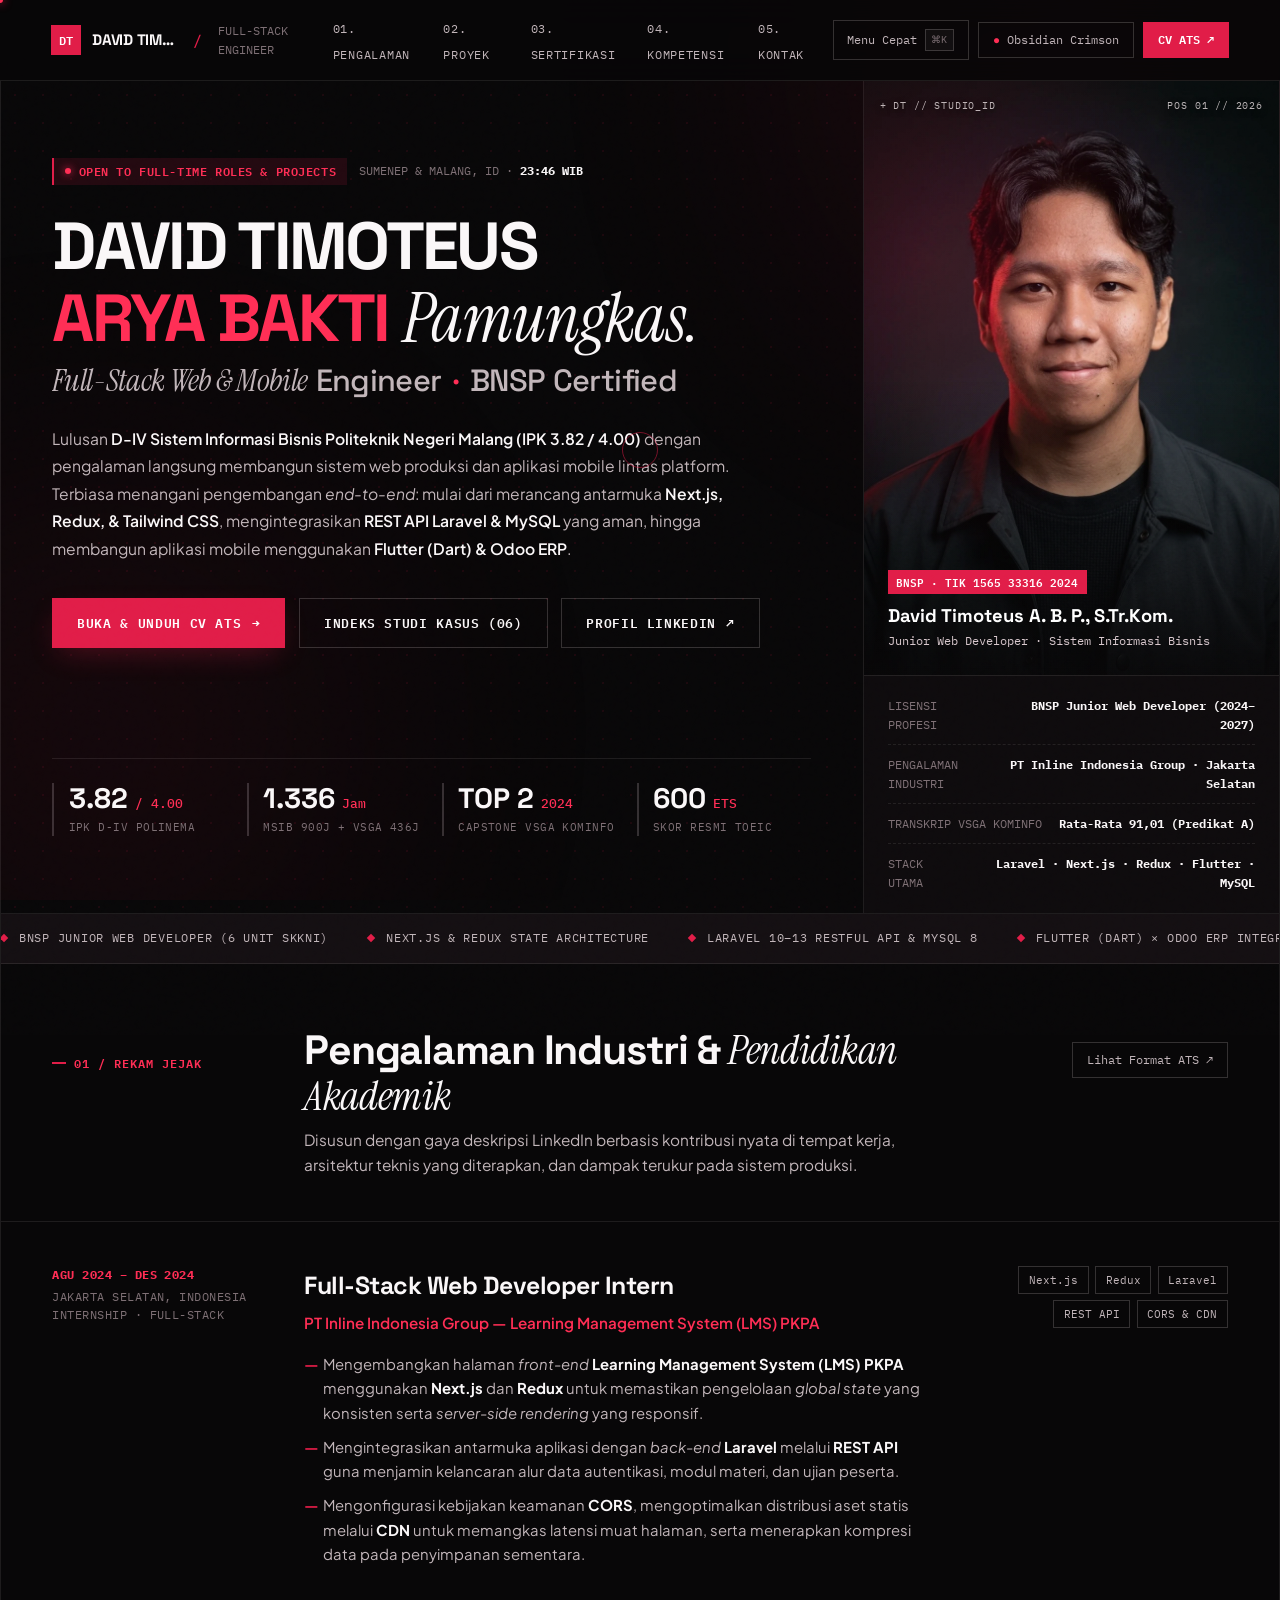
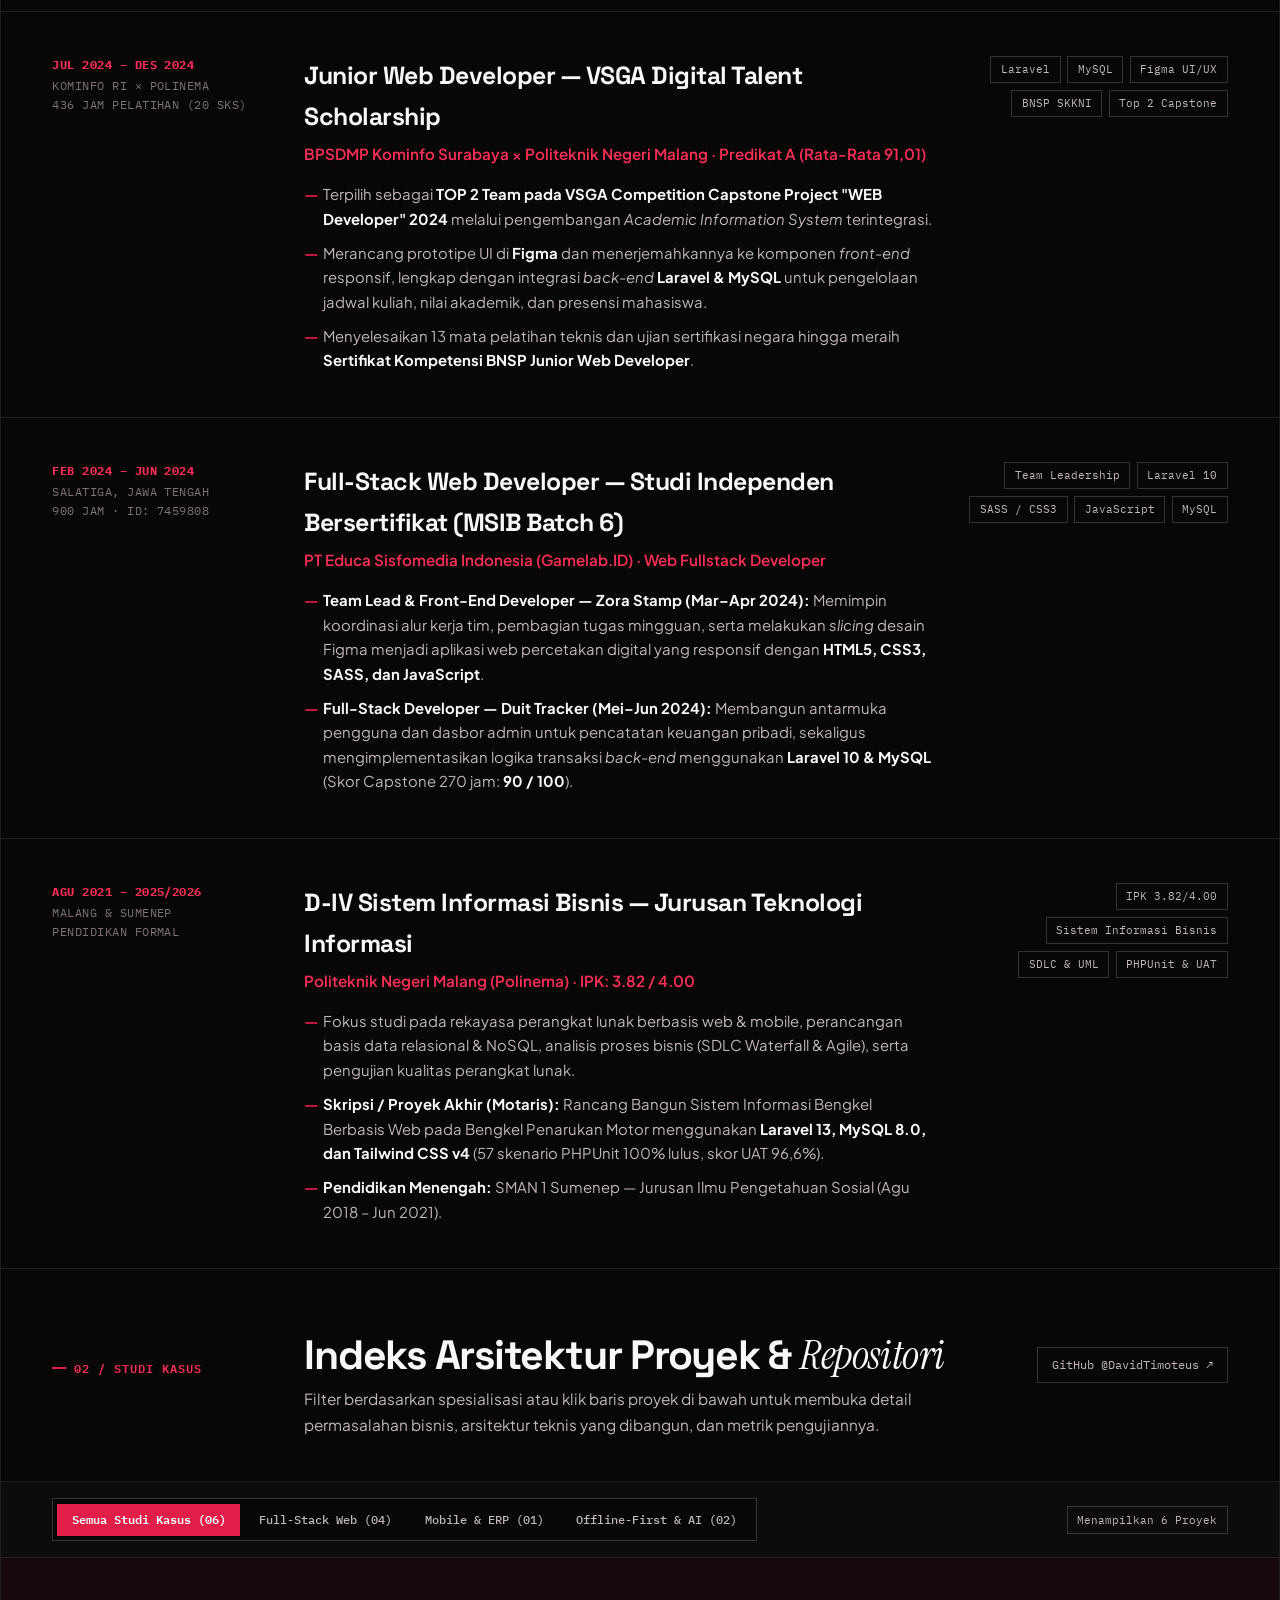
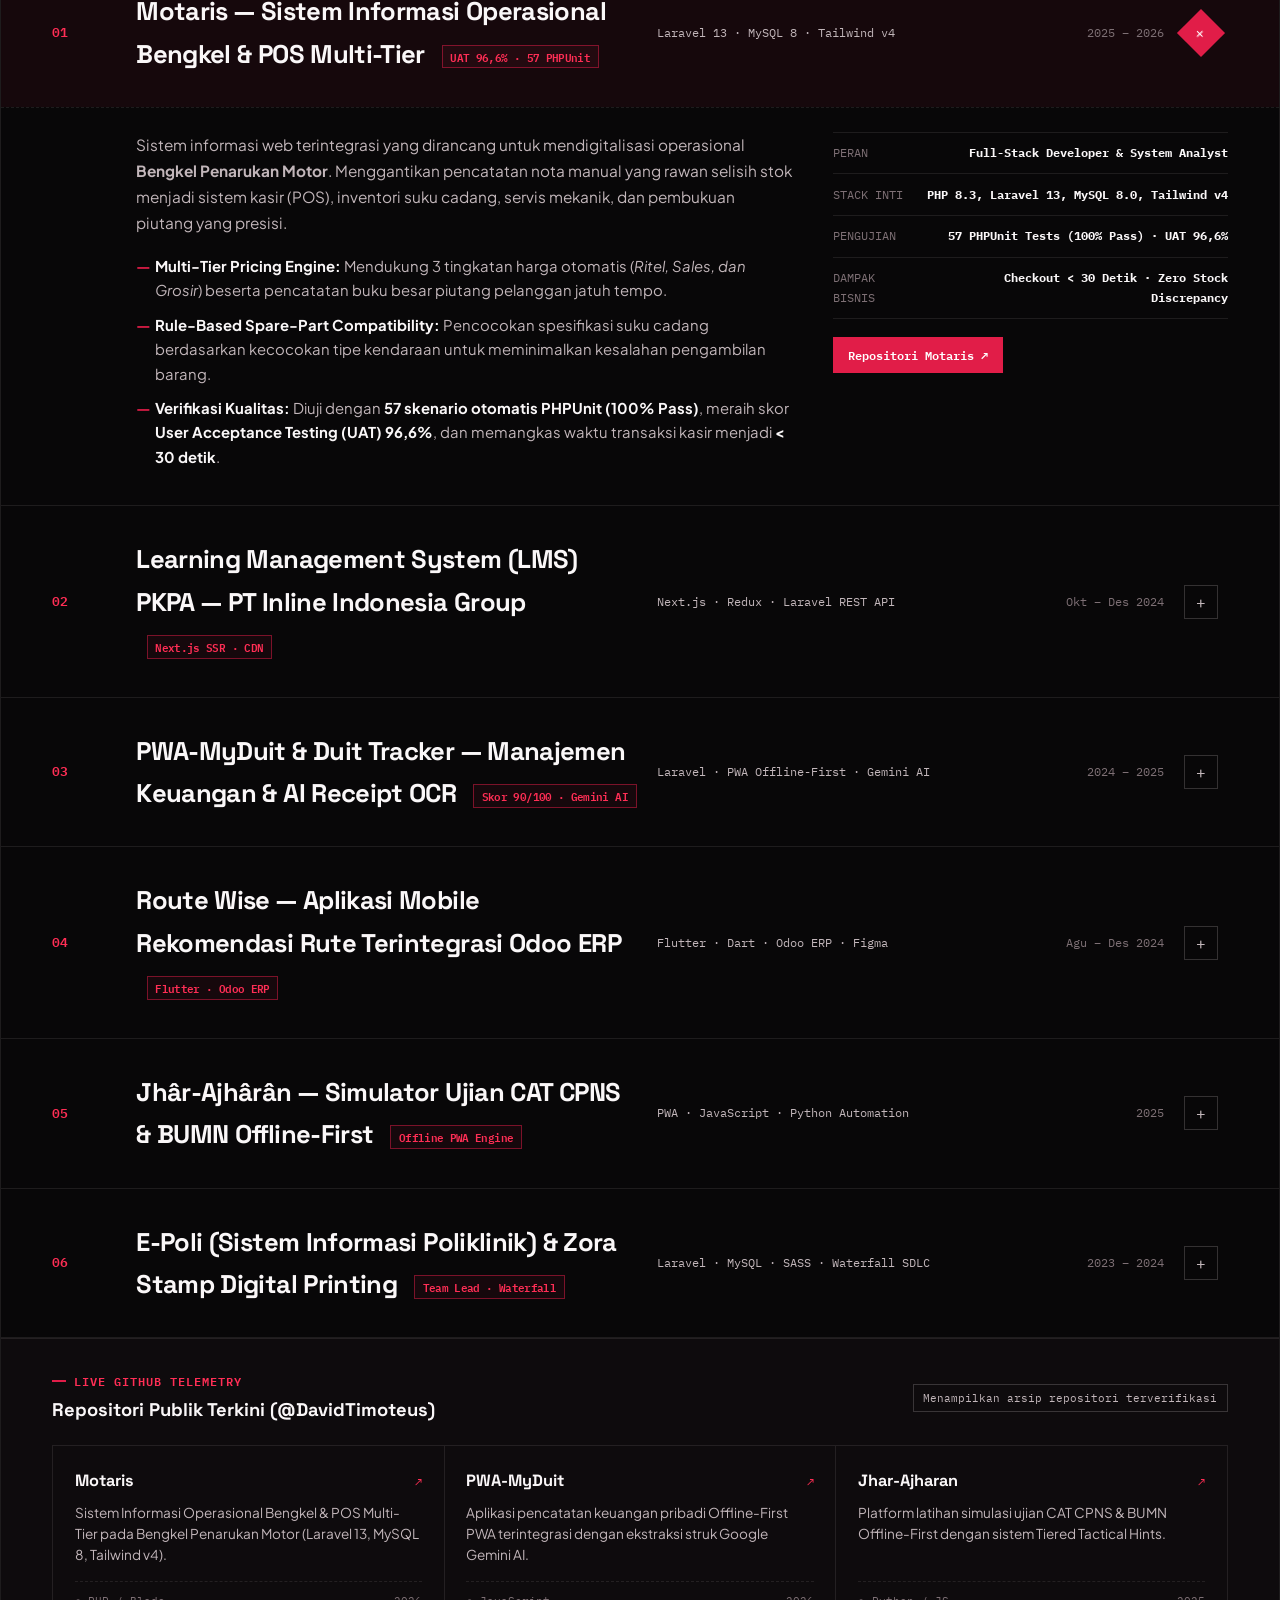
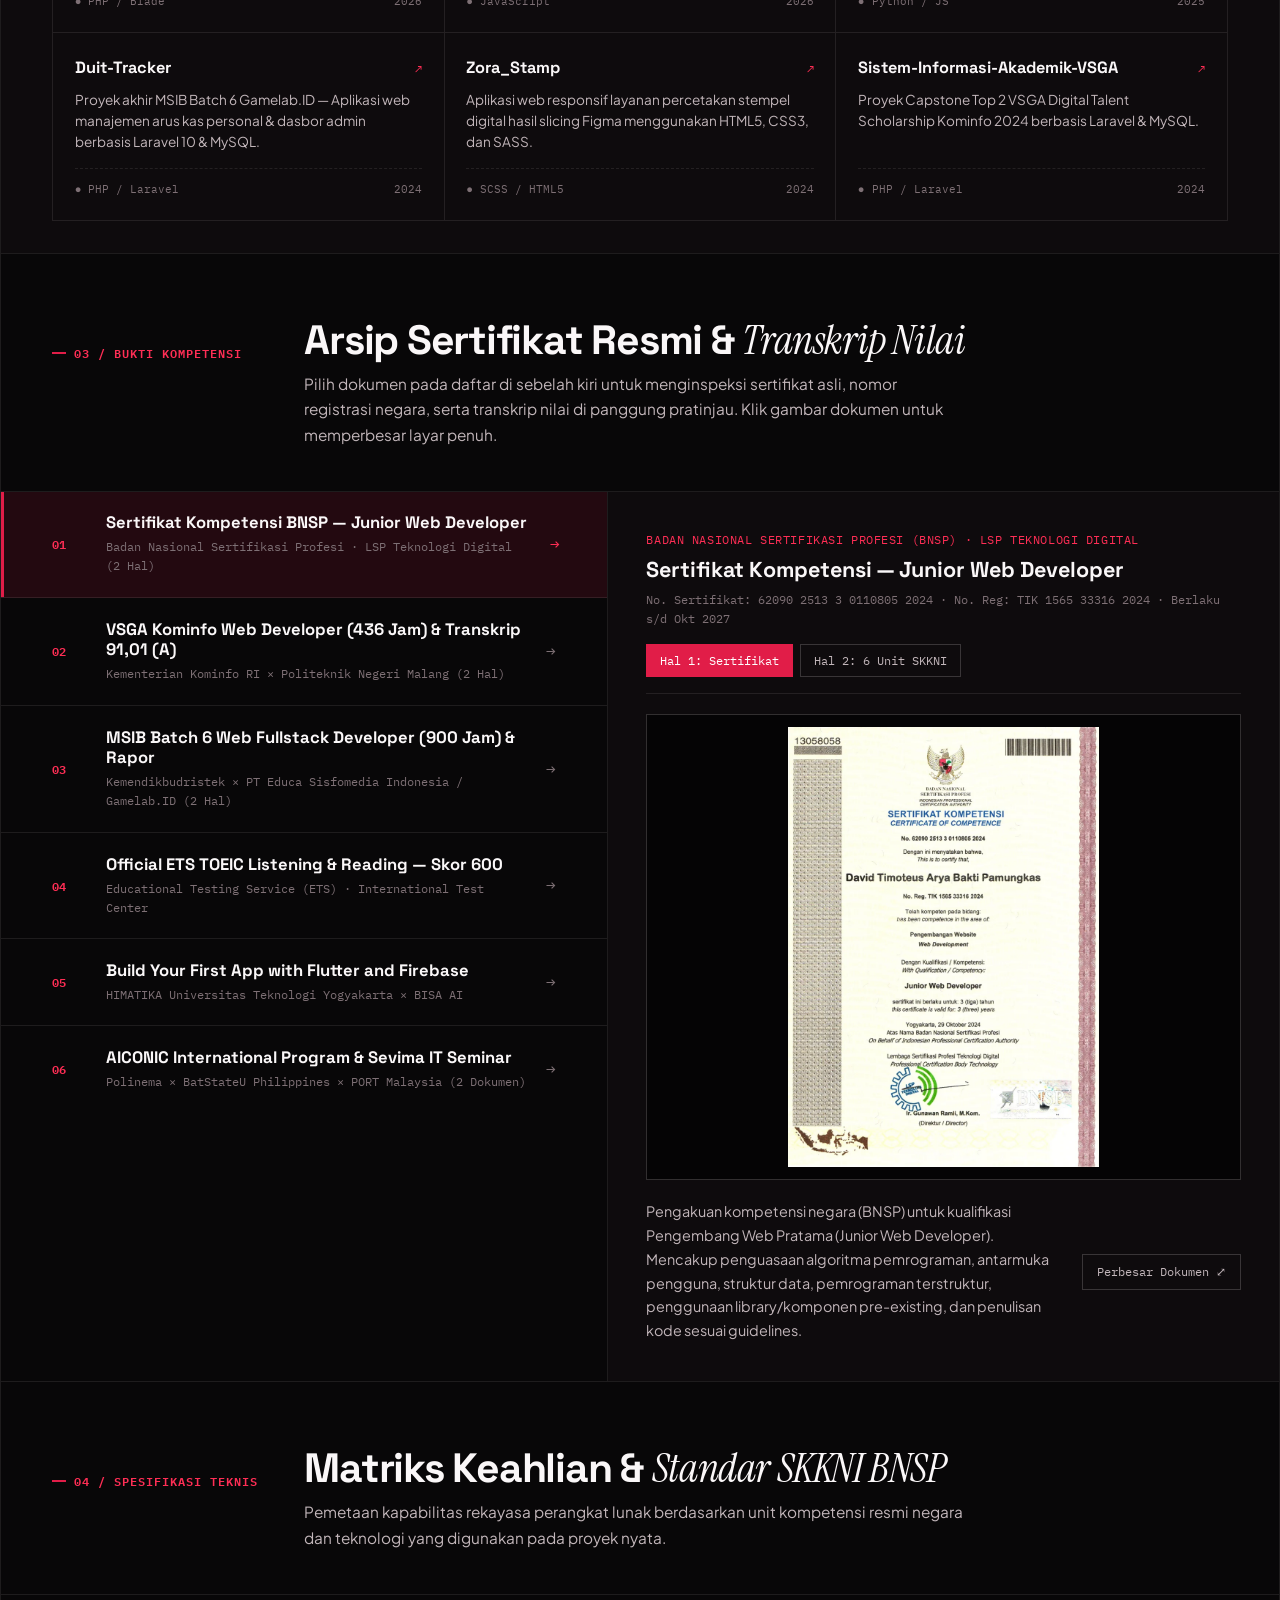
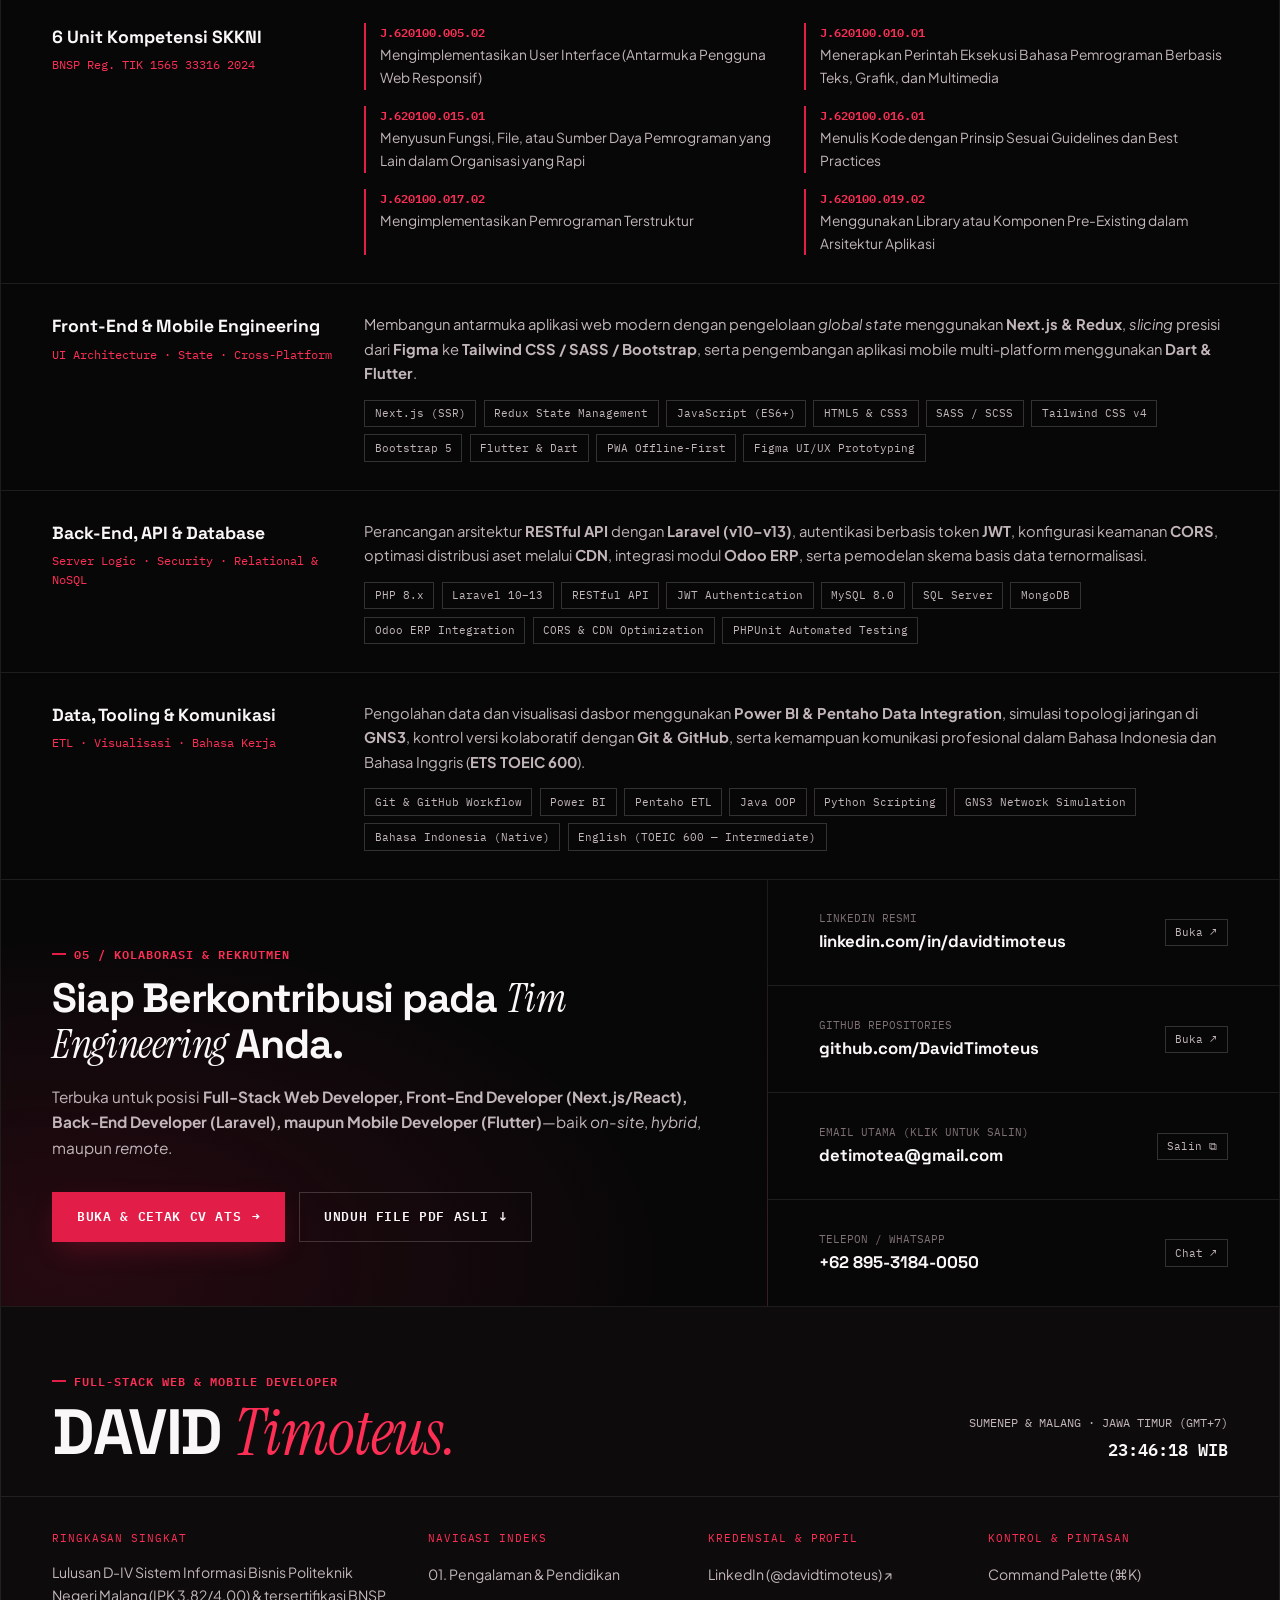
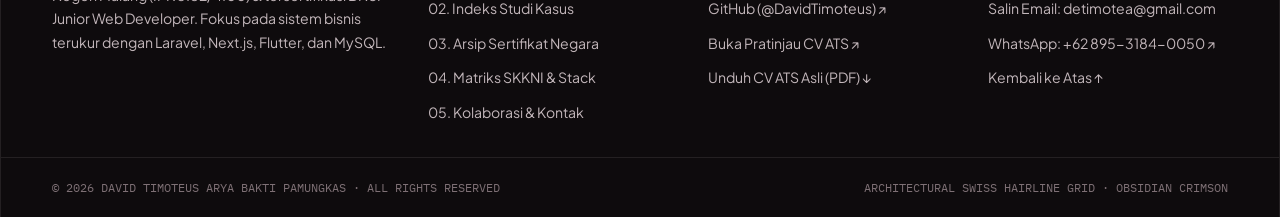
<file: index.html>
<!DOCTYPE html>
<html lang="id" data-theme="obsidian-crimson">
<head>
  <meta charset="UTF-8" />
  <meta name="viewport" content="width=device-width, initial-scale=1.0" />
  <title>David Timoteus | Full-Stack Web &amp; Mobile Developer — Portofolio &amp; CV ATS</title>
  <meta name="description" content="Portofolio resmi David Timoteus Arya Bakti Pamungkas — Full-Stack Web & Mobile Developer, lulusan D-IV Sistem Informasi Bisnis Politeknik Negeri Malang (IPK 3.82/4.00), tersertifikasi BNSP Junior Web Developer & Top 2 Capstone VSGA Kominfo." />
  <meta name="author" content="David Timoteus Arya Bakti Pamungkas" />
  <meta name="theme-color" content="#e11d48" />

  <!-- Canonical & Social Sharing (LinkedIn, WhatsApp, X/Twitter) -->
  <link rel="canonical" href="https://davidtimoteus.github.io/Portofolioku/" />
  <meta property="og:type" content="website" />
  <meta property="og:url" content="https://davidtimoteus.github.io/Portofolioku/" />
  <meta property="og:title" content="David Timoteus | Full-Stack Web &amp; Mobile Developer" />
  <meta property="og:description" content="Lulusan D-IV Sistem Informasi Bisnis Polinema (IPK 3.82/4.00) &amp; Tersertifikasi BNSP Junior Web Developer. Portofolio interaktif dan CV Standar ATS siap cetak." />
  <meta property="og:image" content="https://davidtimoteus.github.io/Portofolioku/assets/img/profile-editorial-opt.jpg" />
  <meta property="og:image:width" content="720" />
  <meta property="og:image:height" content="900" />
  <meta property="og:locale" content="id_ID" />
  <meta name="twitter:card" content="summary_large_image" />
  <meta name="twitter:title" content="David Timoteus | Full-Stack Web &amp; Mobile Developer" />
  <meta name="twitter:description" content="Lulusan D-IV Sistem Informasi Bisnis Polinema (IPK 3.82/4.00) &amp; Tersertifikasi BNSP Junior Web Developer. Portofolio interaktif dan CV Standar ATS siap cetak." />
  <meta name="twitter:image" content="https://davidtimoteus.github.io/Portofolioku/assets/img/profile-editorial-opt.jpg" />

  <link rel="icon" type="image/svg+xml" href="assets/img/favicon.svg" />
  <link rel="preconnect" href="https://fonts.googleapis.com" />
  <link rel="preconnect" href="https://fonts.gstatic.com" crossorigin />
  <link href="https://fonts.googleapis.com/css2?family=IBM+Plex+Mono:wght@400;500;600&family=Instrument+Serif:ital@0;1&family=Plus+Jakarta+Sans:wght@400;500;600;700;800&family=Space+Grotesk:wght@500;600;700&display=swap" rel="stylesheet" />

  <link rel="stylesheet" href="assets/css/main.css" />
</head>
<body>
  <!-- Top Scroll Progress Line -->
  <div class="scroll-line" id="scroll-line" aria-hidden="true"></div>

  <!-- Tactile Studio Film Grain Overlay (Grainient Texture) -->
  <div class="grain-overlay" aria-hidden="true"></div>

  <!-- Custom Magnetic Cursor (Desktop Only) -->
  <div class="cursor-dot" id="cursor-dot" aria-hidden="true"></div>
  <div class="cursor-ring" id="cursor-ring" aria-hidden="true"></div>

  <!-- Ambient Crimson Background Lighting -->
  <div class="ambient-light" aria-hidden="true">
    <div class="ambient-glow"></div>
    <div class="ambient-glow ambient-glow--left"></div>
  </div>

  <!-- ========================================================================
       ARCHITECTURAL STICKY TOP BAR (CLEAN DESKTOP & ZERO-OVERFLOW MOBILE)
       ======================================================================== -->
  <header class="topbar">
    <div class="topbar-inner">
      <a href="#top" class="brand" aria-label="Beranda David Timoteus">
        <span class="brand-mark">DT</span>
        <span class="brand-title">DAVID TIMOTEUS</span>
        <span class="brand-sep">/</span>
        <span class="brand-sub">FULL-STACK ENGINEER</span>
      </a>

      <nav aria-label="Navigasi Utama">
        <ul class="nav-links" id="nav-links">
          <li><a href="#pengalaman" class="nav-link">01. Pengalaman</a></li>
          <li><a href="#proyek" class="nav-link">02. Proyek</a></li>
          <li><a href="#sertifikasi" class="nav-link">03. Sertifikasi</a></li>
          <li><a href="#keahlian" class="nav-link">04. Kompetensi</a></li>
          <li><a href="#kontak" class="nav-link">05. Kontak</a></li>
        </ul>
      </nav>

      <div class="topbar-actions">
        <button type="button" class="action-btn cmd-btn-desktop" id="cmd-trigger-btn" title="Buka Navigasi Cepat (Ctrl + K)">
          <span>Menu Cepat</span>
          <kbd class="kbd-key">⌘K</kbd>
        </button>

        <button type="button" class="action-btn" id="theme-switch-btn" title="Ganti Karakter Warna Crimson">
          <span aria-hidden="true" style="color: var(--red-bright);">●</span>
          <span class="theme-text" id="theme-label">Obsidian Crimson</span>
        </button>

        <button type="button" class="action-btn action-btn--primary" data-open-ats>
          <span>CV ATS</span>
          <span aria-hidden="true">↗</span>
        </button>

        <button type="button" class="burger-btn" id="burger-btn" aria-label="Buka Menu Navigasi" aria-expanded="false">
          <svg width="18" height="18" viewBox="0 0 24 24" fill="none" stroke="currentColor" stroke-width="2">
            <line x1="3" y1="6" x2="21" y2="6"></line>
            <line x1="3" y1="12" x2="21" y2="12"></line>
            <line x1="3" y1="18" x2="21" y2="18"></line>
          </svg>
        </button>
      </div>
    </div>
  </header>

  <!-- ========================================================================
       ARCHITECTURAL HAIRLINE FRAME
       ======================================================================== -->
  <main class="arch-frame" id="top">

    <!-- ======================================================================
         HERO — SWISS EDITORIAL ASYMMETRIC SPLIT
         ====================================================================== -->
    <section class="hero">
      <div class="hero-grid">
        <!-- Left Column: Editorial Headline, LinkedIn Bio & Telemetry Ledger -->
        <div class="hero-main spotlight-surface">
          <div>
            <div class="eyebrow-row" data-reveal>
              <span class="live-pill">
                <span class="live-dot"></span>
                Open to Full-Time Roles &amp; Projects
              </span>
              <span class="eyebrow-loc">SUMENEP &amp; MALANG, ID · <strong id="wib-clock-hero" style="color: var(--ink);">WIB</strong></span>
            </div>

            <h1 class="hero-display" data-reveal>
              <span class="line-mask" data-delay="1"><span>DAVID TIMOTEUS</span></span>
              <span class="line-mask" data-delay="2"><span><span class="red-stroke">ARYA BAKTI</span> <em class="serif-italic">Pamungkas.</em></span></span>
              <span class="line-mask" data-delay="3"><span class="role-line"><em class="serif-italic">Full-Stack Web &amp; Mobile</em> Engineer <span class="role-sep">·</span> BNSP Certified</span></span>
            </h1>

            <p class="hero-narrative" data-reveal>
              Lulusan <strong>D-IV Sistem Informasi Bisnis Politeknik Negeri Malang (IPK 3.82 / 4.00)</strong> dengan pengalaman langsung membangun sistem web produksi dan aplikasi mobile lintas platform. Terbiasa menangani pengembangan <em>end-to-end</em>: mulai dari merancang antarmuka <strong>Next.js, Redux, &amp; Tailwind CSS</strong>, mengintegrasikan <strong>REST API Laravel &amp; MySQL</strong> yang aman, hingga membangun aplikasi mobile menggunakan <strong>Flutter (Dart) &amp; Odoo ERP</strong>.
            </p>

            <div class="hero-cta-group" data-reveal>
              <button type="button" class="btn-editorial btn-editorial--red" data-open-ats>
                <span>Buka &amp; Unduh CV ATS</span>
                <span aria-hidden="true">→</span>
              </button>
              <a href="#proyek" class="btn-editorial btn-editorial--outline">
                <span>Indeks Studi Kasus (06)</span>
              </a>
              <a href="https://www.linkedin.com/in/davidtimoteus" target="_blank" rel="noopener" class="btn-editorial btn-editorial--outline">
                <span>Profil LinkedIn</span>
                <span aria-hidden="true">↗</span>
              </a>
            </div>
          </div>

          <!-- 4-Column Architectural Stat Strip with Count-Up Telemetry -->
          <div class="hero-ledger" data-reveal>
            <div class="ledger-stat">
              <div class="ledger-val"><span data-count-target="3.82" data-count-decimals="2">3.82</span> <small>/ 4.00</small></div>
              <div class="ledger-lbl">IPK D-IV Polinema</div>
            </div>
            <div class="ledger-stat">
              <div class="ledger-val"><span data-count-target="1336" data-count-sep=".">1.336</span> <small>Jam</small></div>
              <div class="ledger-lbl">MSIB 900j + VSGA 436j</div>
            </div>
            <div class="ledger-stat">
              <div class="ledger-val">TOP <span data-count-target="2">2</span> <small>2024</small></div>
              <div class="ledger-lbl">Capstone VSGA Kominfo</div>
            </div>
            <div class="ledger-stat">
              <div class="ledger-val"><span data-count-target="600">600</span> <small>ETS</small></div>
              <div class="ledger-lbl">Skor Resmi TOEIC</div>
            </div>
          </div>
        </div>

        <!-- Right Column: Studio Editorial Portrait & Verified Telemetry -->
        <aside class="hero-aside" data-reveal>
          <div class="portrait-showcase">
            <div class="portrait-coords" aria-hidden="true">
              <span>+ DT // STUDIO_ID</span>
              <span>POS 01 // 2026</span>
            </div>
            <picture>
              <source srcset="assets/img/profile-editorial.webp" type="image/webp" />
              <img
                src="assets/img/profile-editorial-opt.jpg"
                alt="Potret Studio Editorial David Timoteus Arya Bakti Pamungkas"
                width="720"
                height="900"
                fetchpriority="high"
              />
            </picture>
            <div class="portrait-crimson-wash" aria-hidden="true"></div>
            <div class="portrait-overlay-meta">
              <span class="portrait-tag">BNSP · TIK 1565 33316 2024</span>
              <div class="portrait-caption-title">David Timoteus A. B. P., S.Tr.Kom.</div>
              <div class="portrait-caption-sub">Junior Web Developer · Sistem Informasi Bisnis</div>
            </div>
          </div>

          <div class="aside-credentials">
            <div class="cred-line">
              <span>LISENSI PROFESI</span>
              <strong>BNSP Junior Web Developer (2024–2027)</strong>
            </div>
            <div class="cred-line">
              <span>PENGALAMAN INDUSTRI</span>
              <strong>PT Inline Indonesia Group · Jakarta Selatan</strong>
            </div>
            <div class="cred-line">
              <span>TRANSKRIP VSGA KOMINFO</span>
              <strong>Rata-Rata 91,01 (Predikat A)</strong>
            </div>
            <div class="cred-line">
              <span>STACK UTAMA</span>
              <strong>Laravel · Next.js · Redux · Flutter · MySQL</strong>
            </div>
          </div>
        </aside>
      </div>
    </section>

    <!-- ======================================================================
         KINETIC MARQUEE BAND
         ====================================================================== -->
    <div class="ticker-band" aria-label="Ringkasan Kompetensi Teknis">
      <div class="ticker-track">
        <span class="ticker-item"><span class="ticker-dot"></span> BNSP JUNIOR WEB DEVELOPER (6 UNIT SKKNI)</span>
        <span class="ticker-item"><span class="ticker-dot"></span> NEXT.JS &amp; REDUX STATE ARCHITECTURE</span>
        <span class="ticker-item"><span class="ticker-dot"></span> LARAVEL 10–13 RESTFUL API &amp; MYSQL 8</span>
        <span class="ticker-item"><span class="ticker-dot"></span> FLUTTER (DART) × ODOO ERP INTEGRATION</span>
        <span class="ticker-item"><span class="ticker-dot"></span> TOP 2 CAPSTONE PROJECT VSGA KOMINFO 2024</span>
        <span class="ticker-item"><span class="ticker-dot"></span> MSIB BATCH 6 GAMELAB.ID (900 JAM)</span>
        <span class="ticker-item"><span class="ticker-dot"></span> ETS TOEIC SCORE 600 (LISTENING 370 · READING 230)</span>
        <!-- Duplicate for seamless infinite loop -->
        <span class="ticker-item" aria-hidden="true"><span class="ticker-dot"></span> BNSP JUNIOR WEB DEVELOPER (6 UNIT SKKNI)</span>
        <span class="ticker-item" aria-hidden="true"><span class="ticker-dot"></span> NEXT.JS &amp; REDUX STATE ARCHITECTURE</span>
        <span class="ticker-item" aria-hidden="true"><span class="ticker-dot"></span> LARAVEL 10–13 RESTFUL API &amp; MYSQL 8</span>
        <span class="ticker-item" aria-hidden="true"><span class="ticker-dot"></span> FLUTTER (DART) × ODOO ERP INTEGRATION</span>
        <span class="ticker-item" aria-hidden="true"><span class="ticker-dot"></span> TOP 2 CAPSTONE PROJECT VSGA KOMINFO 2024</span>
        <span class="ticker-item" aria-hidden="true"><span class="ticker-dot"></span> MSIB BATCH 6 GAMELAB.ID (900 JAM)</span>
        <span class="ticker-item" aria-hidden="true"><span class="ticker-dot"></span> ETS TOEIC SCORE 600 (LISTENING 370 · READING 230)</span>
      </div>
    </div>

    <!-- ======================================================================
         01. EXPERIENCE & EDUCATION LEDGER (ARCHITECTURAL 3-COLUMN TABLE)
         ====================================================================== -->
    <section class="ed-section" id="pengalaman">
      <div class="ed-section-head" data-reveal>
        <div class="ed-index">01 / REKAM JEJAK</div>
        <div>
          <h2 class="ed-title">Pengalaman Industri &amp; <em class="serif-italic">Pendidikan Akademik</em></h2>
          <p class="ed-sub">
            Disusun dengan gaya deskripsi LinkedIn berbasis kontribusi nyata di tempat kerja, arsitektur teknis yang diterapkan, dan dampak terukur pada sistem produksi.
          </p>
        </div>
        <button type="button" class="action-btn" data-open-ats>
          <span>Lihat Format ATS</span>
          <span aria-hidden="true">↗</span>
        </button>
      </div>

      <!-- Row 1: PT Inline Indonesia Group -->
      <article class="ledger-row spotlight-surface" data-reveal>
        <div class="ledger-period">
          <strong>AGU 2024 – DES 2024</strong>
          Jakarta Selatan, Indonesia<br />
          Internship · Full-Stack
        </div>
        <div>
          <h3 class="ledger-role">Full-Stack Web Developer Intern</h3>
          <div class="ledger-org">PT Inline Indonesia Group — Learning Management System (LMS) PKPA</div>
          <ul class="ledger-points">
            <li>
              Mengembangkan halaman <em>front-end</em> <strong>Learning Management System (LMS) PKPA</strong> menggunakan <strong>Next.js</strong> dan <strong>Redux</strong> untuk memastikan pengelolaan <em>global state</em> yang konsisten serta <em>server-side rendering</em> yang responsif.
            </li>
            <li>
              Mengintegrasikan antarmuka aplikasi dengan <em>back-end</em> <strong>Laravel</strong> melalui <strong>REST API</strong> guna menjamin kelancaran alur data autentikasi, modul materi, dan ujian peserta.
            </li>
            <li>
              Mengonfigurasi kebijakan keamanan <strong>CORS</strong>, mengoptimalkan distribusi aset statis melalui <strong>CDN</strong> untuk memangkas latensi muat halaman, serta menerapkan kompresi data pada penyimpanan sementara.
            </li>
          </ul>
        </div>
        <div class="ledger-tags">
          <span class="tag-mono">Next.js</span>
          <span class="tag-mono">Redux</span>
          <span class="tag-mono">Laravel</span>
          <span class="tag-mono">REST API</span>
          <span class="tag-mono">CORS &amp; CDN</span>
        </div>
      </article>

      <!-- Row 2: VSGA Digital Talent Scholarship -->
      <article class="ledger-row spotlight-surface" data-reveal>
        <div class="ledger-period">
          <strong>JUL 2024 – DES 2024</strong>
          Kominfo RI × Polinema<br />
          436 Jam Pelatihan (20 SKS)
        </div>
        <div>
          <h3 class="ledger-role">Junior Web Developer — VSGA Digital Talent Scholarship</h3>
          <div class="ledger-org">BPSDMP Kominfo Surabaya × Politeknik Negeri Malang · Predikat A (Rata-Rata 91,01)</div>
          <ul class="ledger-points">
            <li>
              Terpilih sebagai <strong>TOP 2 Team pada VSGA Competition Capstone Project "WEB Developer" 2024</strong> melalui pengembangan <em>Academic Information System</em> terintegrasi.
            </li>
            <li>
              Merancang prototipe UI di <strong>Figma</strong> dan menerjemahkannya ke komponen <em>front-end</em> responsif, lengkap dengan integrasi <em>back-end</em> <strong>Laravel &amp; MySQL</strong> untuk pengelolaan jadwal kuliah, nilai akademik, dan presensi mahasiswa.
            </li>
            <li>
              Menyelesaikan 13 mata pelatihan teknis dan ujian sertifikasi negara hingga meraih <strong>Sertifikat Kompetensi BNSP Junior Web Developer</strong>.
            </li>
          </ul>
        </div>
        <div class="ledger-tags">
          <span class="tag-mono">Laravel</span>
          <span class="tag-mono">MySQL</span>
          <span class="tag-mono">Figma UI/UX</span>
          <span class="tag-mono">BNSP SKKNI</span>
          <span class="tag-mono">Top 2 Capstone</span>
        </div>
      </article>

      <!-- Row 3: MSIB Batch 6 Gamelab.ID -->
      <article class="ledger-row spotlight-surface" data-reveal>
        <div class="ledger-period">
          <strong>FEB 2024 – JUN 2024</strong>
          Salatiga, Jawa Tengah<br />
          900 Jam · ID: 7459808
        </div>
        <div>
          <h3 class="ledger-role">Full-Stack Web Developer — Studi Independen Bersertifikat (MSIB Batch 6)</h3>
          <div class="ledger-org">PT Educa Sisfomedia Indonesia (Gamelab.ID) · Web Fullstack Developer</div>
          <ul class="ledger-points">
            <li>
              <strong>Team Lead &amp; Front-End Developer — Zora Stamp (Mar–Apr 2024):</strong> Memimpin koordinasi alur kerja tim, pembagian tugas mingguan, serta melakukan <em>slicing</em> desain Figma menjadi aplikasi web percetakan digital yang responsif dengan <strong>HTML5, CSS3, SASS, dan JavaScript</strong>.
            </li>
            <li>
              <strong>Full-Stack Developer — Duit Tracker (Mei–Jun 2024):</strong> Membangun antarmuka pengguna dan dasbor admin untuk pencatatan keuangan pribadi, sekaligus mengimplementasikan logika transaksi <em>back-end</em> menggunakan <strong>Laravel 10 &amp; MySQL</strong> (Skor Capstone 270 jam: <strong>90 / 100</strong>).
            </li>
          </ul>
        </div>
        <div class="ledger-tags">
          <span class="tag-mono">Team Leadership</span>
          <span class="tag-mono">Laravel 10</span>
          <span class="tag-mono">SASS / CSS3</span>
          <span class="tag-mono">JavaScript</span>
          <span class="tag-mono">MySQL</span>
        </div>
      </article>

      <!-- Row 4: Politeknik Negeri Malang & SMAN 1 Sumenep -->
      <article class="ledger-row spotlight-surface" data-reveal>
        <div class="ledger-period">
          <strong>AGU 2021 – 2025/2026</strong>
          Malang &amp; Sumenep<br />
          Pendidikan Formal
        </div>
        <div>
          <h3 class="ledger-role">D-IV Sistem Informasi Bisnis — Jurusan Teknologi Informasi</h3>
          <div class="ledger-org">Politeknik Negeri Malang (Polinema) · IPK: 3.82 / 4.00</div>
          <ul class="ledger-points">
            <li>
              Fokus studi pada rekayasa perangkat lunak berbasis web &amp; mobile, perancangan basis data relasional &amp; NoSQL, analisis proses bisnis (SDLC Waterfall &amp; Agile), serta pengujian kualitas perangkat lunak.
            </li>
            <li>
              <strong>Skripsi / Proyek Akhir (Motaris):</strong> Rancang Bangun Sistem Informasi Bengkel Berbasis Web pada Bengkel Penarukan Motor menggunakan <strong>Laravel 13, MySQL 8.0, dan Tailwind CSS v4</strong> (57 skenario PHPUnit 100% lulus, skor UAT 96,6%).
            </li>
            <li>
              <strong>Pendidikan Menengah:</strong> SMAN 1 Sumenep — Jurusan Ilmu Pengetahuan Sosial (Agu 2018 – Jun 2021).
            </li>
          </ul>
        </div>
        <div class="ledger-tags">
          <span class="tag-mono">IPK 3.82/4.00</span>
          <span class="tag-mono">Sistem Informasi Bisnis</span>
          <span class="tag-mono">SDLC &amp; UML</span>
          <span class="tag-mono">PHPUnit &amp; UAT</span>
        </div>
      </article>
    </section>

    <!-- ======================================================================
         02. INTERACTIVE PROJECT ACCORDION INDEX (ZERO GENERIC CARDS)
         ====================================================================== -->
    <section class="ed-section" id="proyek">
      <div class="ed-section-head" data-reveal>
        <div class="ed-index">02 / STUDI KASUS</div>
        <div>
          <h2 class="ed-title">Indeks Arsitektur Proyek &amp; <em class="serif-italic">Repositori</em></h2>
          <p class="ed-sub">
            Filter berdasarkan spesialisasi atau klik baris proyek di bawah untuk membuka detail permasalahan bisnis, arsitektur teknis yang dibangun, dan metrik pengujiannya.
          </p>
        </div>
        <a href="https://github.com/DavidTimoteus?tab=repositories" target="_blank" rel="noopener" class="action-btn">
          <span>GitHub @DavidTimoteus</span>
          <span aria-hidden="true">↗</span>
        </a>
      </div>

      <!-- Interactive Sliding Filter Puck (60fps.design / Transitions.dev) -->
      <div class="project-filter-bar" data-reveal>
        <div class="filter-pills" id="project-filter-pills" role="tablist" aria-label="Filter Kategori Proyek">
          <div class="filter-glider" id="filter-glider" aria-hidden="true"></div>
          <button type="button" class="filter-pill-btn is-active" data-filter="all" role="tab" aria-selected="true">Semua Studi Kasus (06)</button>
          <button type="button" class="filter-pill-btn" data-filter="web" role="tab" aria-selected="false">Full-Stack Web (04)</button>
          <button type="button" class="filter-pill-btn" data-filter="mobile" role="tab" aria-selected="false">Mobile &amp; ERP (01)</button>
          <button type="button" class="filter-pill-btn" data-filter="ai" role="tab" aria-selected="false">Offline-First &amp; AI (02)</button>
        </div>
        <span class="tag-mono" id="filter-result-count">Menampilkan 6 Proyek</span>
      </div>

      <!-- Project 01: Motaris (Open by Default) -->
      <article class="project-accordion-item is-open" data-cats="web" data-reveal>
        <button type="button" class="project-trigger" aria-expanded="true">
          <span class="proj-num">01</span>
          <span class="proj-heading">
            Motaris — Sistem Informasi Operasional Bengkel &amp; POS Multi-Tier
            <span class="proj-kpi-badge">UAT 96,6% · 57 PHPUnit</span>
          </span>
          <span class="proj-context">Laravel 13 · MySQL 8 · Tailwind v4</span>
          <span class="proj-year">2025 – 2026</span>
          <span class="proj-icon" aria-hidden="true">+</span>
        </button>
        <div class="project-drawer">
          <div class="project-drawer-inner">
            <div class="project-drawer-content">
              <div>
                <p class="proj-desc">
                  Sistem informasi web terintegrasi yang dirancang untuk mendigitalisasi operasional <strong>Bengkel Penarukan Motor</strong>. Menggantikan pencatatan nota manual yang rawan selisih stok menjadi sistem kasir (POS), inventori suku cadang, servis mekanik, dan pembukuan piutang yang presisi.
                </p>
                <ul class="ledger-points">
                  <li>
                    <strong>Multi-Tier Pricing Engine:</strong> Mendukung 3 tingkatan harga otomatis (<em>Ritel, Sales, dan Grosir</em>) beserta pencatatan buku besar piutang pelanggan jatuh tempo.
                  </li>
                  <li>
                    <strong>Rule-Based Spare-Part Compatibility:</strong> Pencocokan spesifikasi suku cadang berdasarkan kecocokan tipe kendaraan untuk meminimalkan kesalahan pengambilan barang.
                  </li>
                  <li>
                    <strong>Verifikasi Kualitas:</strong> Diuji dengan <strong>57 skenario otomatis PHPUnit (100% Pass)</strong>, meraih skor <strong>User Acceptance Testing (UAT) 96,6%</strong>, dan memangkas waktu transaksi kasir menjadi <strong>&lt; 30 detik</strong>.
                  </li>
                </ul>
              </div>
              <div>
                <div class="proj-spec-table">
                  <div class="proj-spec-row"><span>PERAN</span><strong>Full-Stack Developer &amp; System Analyst</strong></div>
                  <div class="proj-spec-row"><span>STACK INTI</span><strong>PHP 8.3, Laravel 13, MySQL 8.0, Tailwind v4</strong></div>
                  <div class="proj-spec-row"><span>PENGUJIAN</span><strong>57 PHPUnit Tests (100% Pass) · UAT 96,6%</strong></div>
                  <div class="proj-spec-row"><span>DAMPAK BISNIS</span><strong>Checkout &lt; 30 Detik · Zero Stock Discrepancy</strong></div>
                </div>
                <div style="margin-top: 1.15rem; display: flex; gap: 0.65rem; flex-wrap: wrap;">
                  <a href="https://github.com/DavidTimoteus/Motaris" target="_blank" rel="noopener" class="action-btn action-btn--primary">
                    <span>Repositori Motaris</span>
                    <span aria-hidden="true">↗</span>
                  </a>
                </div>
              </div>
            </div>
          </div>
        </div>
      </article>

      <!-- Project 02: LMS PKPA — PT Inline Indonesia Group -->
      <article class="project-accordion-item" data-cats="web" data-reveal>
        <button type="button" class="project-trigger" aria-expanded="false">
          <span class="proj-num">02</span>
          <span class="proj-heading">
            Learning Management System (LMS) PKPA — PT Inline Indonesia Group
            <span class="proj-kpi-badge">Next.js SSR · CDN</span>
          </span>
          <span class="proj-context">Next.js · Redux · Laravel REST API</span>
          <span class="proj-year">Okt – Des 2024</span>
          <span class="proj-icon" aria-hidden="true">+</span>
        </button>
        <div class="project-drawer">
          <div class="project-drawer-inner">
            <div class="project-drawer-content">
              <div>
                <p class="proj-desc">
                  Platform pembelajaran daring Pendidikan Khusus Profesi Advokat (PKPA) pada <strong>PT Inline Indonesia Group</strong>. Fokus pada performa pemuatan halaman materi video/dokumen dan sinkronisasi progres belajar peserta secara <em>real-time</em>.
                </p>
                <ul class="ledger-points">
                  <li>
                    Membangun arsitektur <em>front-end</em> modular dengan <strong>Next.js</strong> dan manajemen <em>global state</em> <strong>Redux</strong> untuk menjaga konsistensi sesi pengguna di seluruh modul kelas.
                  </li>
                  <li>
                    Menghubungkan <em>client</em> dengan layanan <em>back-end</em> <strong>Laravel REST API</strong> serta mengonfigurasi aturan keamanan <strong>CORS</strong> lintas domain.
                  </li>
                  <li>
                    Mengimplementasikan distribusi aset statis via <strong>CDN</strong> dan kompresi penyimpanan sementara untuk menurunkan beban <em>bandwidth</em> dan mempercepat <em>Time-to-Interactive</em>.
                  </li>
                </ul>
              </div>
              <div>
                <div class="proj-spec-table">
                  <div class="proj-spec-row"><span>PERUSAHAAN</span><strong>PT Inline Indonesia Group (Jakarta Selatan)</strong></div>
                  <div class="proj-spec-row"><span>PERAN</span><strong>Full-Stack Web Developer Intern</strong></div>
                  <div class="proj-spec-row"><span>TEKNOLOGI</span><strong>Next.js, Redux, Laravel, REST API, CDN</strong></div>
                  <div class="proj-spec-row"><span>FOKUS TEKNIS</span><strong>SSR, State Management, CORS Security</strong></div>
                </div>
              </div>
            </div>
          </div>
        </div>
      </article>

      <!-- Project 03: PWA-MyDuit & Duit Tracker -->
      <article class="project-accordion-item" data-cats="web ai" data-reveal>
        <button type="button" class="project-trigger" aria-expanded="false">
          <span class="proj-num">03</span>
          <span class="proj-heading">
            PWA-MyDuit &amp; Duit Tracker — Manajemen Keuangan &amp; AI Receipt OCR
            <span class="proj-kpi-badge">Skor 90/100 · Gemini AI</span>
          </span>
          <span class="proj-context">Laravel · PWA Offline-First · Gemini AI</span>
          <span class="proj-year">2024 – 2025</span>
          <span class="proj-icon" aria-hidden="true">+</span>
        </button>
        <div class="project-drawer">
          <div class="project-drawer-inner">
            <div class="project-drawer-content">
              <div>
                <p class="proj-desc">
                  Ekosistem aplikasi pencatatan keuangan pribadi yang menggabungkan fondasi <strong>Duit Tracker</strong> (Capstone MSIB Batch 6 Gamelab.ID dengan nilai 90/100) dan iterasi modern <strong>PWA-MyDuit</strong> berbasis <em>Offline-First Progressive Web App</em>.
                </p>
                <ul class="ledger-points">
                  <li>
                    <strong>Duit Tracker (Laravel 10 &amp; MySQL):</strong> Mengembangkan dasbor analitik arus kas untuk pengguna dan admin, manajemen anggaran bulanan, serta filter riwayat pemasukan/pengeluaran.
                  </li>
                  <li>
                    <strong>PWA-MyDuit (Offline-First &amp; AI OCR):</strong> Mendukung pencatatan transaksi tanpa koneksi internet serta integrasi <strong>Google Gemini AI Vision</strong> untuk mengekstrak nominal otomatis dari foto struk belanja.
                  </li>
                </ul>
              </div>
              <div>
                <div class="proj-spec-table">
                  <div class="proj-spec-row"><span>PERAN</span><strong>Full-Stack Web Developer</strong></div>
                  <div class="proj-spec-row"><span>STACK</span><strong>Laravel 10, MySQL, JavaScript PWA, Gemini API</strong></div>
                  <div class="proj-spec-row"><span>PENILAIAN MSIB</span><strong>Skor Proyek Akhir 90 / 100 (Sangat Baik)</strong></div>
                </div>
                <div style="margin-top: 1.15rem; display: flex; gap: 0.65rem; flex-wrap: wrap;">
                  <a href="https://github.com/DavidTimoteus/PWA-MyDuit" target="_blank" rel="noopener" class="action-btn action-btn--primary">
                    <span>Repositori PWA-MyDuit</span>
                    <span aria-hidden="true">↗</span>
                  </a>
                </div>
              </div>
            </div>
          </div>
        </div>
      </article>

      <!-- Project 04: Route Wise -->
      <article class="project-accordion-item" data-cats="mobile" data-reveal>
        <button type="button" class="project-trigger" aria-expanded="false">
          <span class="proj-num">04</span>
          <span class="proj-heading">
            Route Wise — Aplikasi Mobile Rekomendasi Rute Terintegrasi Odoo ERP
            <span class="proj-kpi-badge">Flutter · Odoo ERP</span>
          </span>
          <span class="proj-context">Flutter · Dart · Odoo ERP · Figma</span>
          <span class="proj-year">Agu – Des 2024</span>
          <span class="proj-icon" aria-hidden="true">+</span>
        </button>
        <div class="project-drawer">
          <div class="project-drawer-inner">
            <div class="project-drawer-content">
              <div>
                <p class="proj-desc">
                  Aplikasi mobile lintas platform untuk membantu pengguna menemukan rekomendasi rute perjalanan yang optimal dengan sinkronisasi data terpusat pada sistem <strong>Odoo ERP</strong>.
                </p>
                <ul class="ledger-points">
                  <li>
                    Membangun aplikasi mobile dari nol menggunakan <strong>Dart &amp; Flutter</strong> berdasarkan prototipe UI/UX interaktif yang dirancang di <strong>Figma</strong>.
                  </li>
                  <li>
                    Mengintegrasikan aplikasi mobile dengan modul <em>back-end</em> <strong>Odoo ERP</strong> untuk pengelolaan data pengguna, titik lokasi, dan log perjalanan secara <em>real-time</em>.
                  </li>
                </ul>
              </div>
              <div>
                <div class="proj-spec-table">
                  <div class="proj-spec-row"><span>PERAN</span><strong>Mobile Developer &amp; UI/UX Designer</strong></div>
                  <div class="proj-spec-row"><span>STACK</span><strong>Flutter, Dart, Odoo ERP, RESTful JSON-RPC, Figma</strong></div>
                  <div class="proj-spec-row"><span>PLATFORM</span><strong>Android &amp; iOS Cross-Platform</strong></div>
                </div>
              </div>
            </div>
          </div>
        </div>
      </article>

      <!-- Project 05: Jhâr-Ajhârân -->
      <article class="project-accordion-item" data-cats="ai" data-reveal>
        <button type="button" class="project-trigger" aria-expanded="false">
          <span class="proj-num">05</span>
          <span class="proj-heading">
            Jhâr-Ajhârân — Simulator Ujian CAT CPNS &amp; BUMN Offline-First
            <span class="proj-kpi-badge">Offline PWA Engine</span>
          </span>
          <span class="proj-context">PWA · JavaScript · Python Automation</span>
          <span class="proj-year">2025</span>
          <span class="proj-icon" aria-hidden="true">+</span>
        </button>
        <div class="project-drawer">
          <div class="project-drawer-inner">
            <div class="project-drawer-content">
              <div>
                <p class="proj-desc">
                  Platform latihan ujian <em>Computer Assisted Test (CAT)</em> untuk seleksi CPNS (TWK, TIU, TKP) dan BUMN yang dapat berjalan sepenuhnya secara <em>offline</em> di perangkat mobile maupun desktop.
                </p>
                <ul class="ledger-points">
                  <li>
                    Dilengkapi sistem <strong>Tiered Tactical Hints</strong> (petunjuk bertahap) dan pembahasan analitis langsung setelah simulasi selesai.
                  </li>
                  <li>
                    Menggunakan <em>pipeline</em> pemrosesan bank soal berbasis <strong>Python</strong> dan penyimpanan lokal <em>Service Worker / IndexedDB</em> agar bebas latensi server.
                  </li>
                </ul>
              </div>
              <div>
                <div class="proj-spec-table">
                  <div class="proj-spec-row"><span>PERAN</span><strong>Creator &amp; Full-Stack Developer</strong></div>
                  <div class="proj-spec-row"><span>STACK</span><strong>JavaScript ES6+, PWA Service Worker, Python</strong></div>
                  <div class="proj-spec-row"><span>ARSITEKTUR</span><strong>100% Client-Side Offline-First Engine</strong></div>
                </div>
                <div style="margin-top: 1.15rem; display: flex; gap: 0.65rem; flex-wrap: wrap;">
                  <a href="https://github.com/DavidTimoteus/Jhar-Ajharan" target="_blank" rel="noopener" class="action-btn action-btn--primary">
                    <span>Repositori Jhâr-Ajhârân</span>
                    <span aria-hidden="true">↗</span>
                  </a>
                </div>
              </div>
            </div>
          </div>
        </div>
      </article>

      <!-- Project 06: Zora Stamp & E-Poli -->
      <article class="project-accordion-item" data-cats="web" data-reveal>
        <button type="button" class="project-trigger" aria-expanded="false">
          <span class="proj-num">06</span>
          <span class="proj-heading">
            E-Poli (Sistem Informasi Poliklinik) &amp; Zora Stamp Digital Printing
            <span class="proj-kpi-badge">Team Lead · Waterfall</span>
          </span>
          <span class="proj-context">Laravel · MySQL · SASS · Waterfall SDLC</span>
          <span class="proj-year">2023 – 2024</span>
          <span class="proj-icon" aria-hidden="true">+</span>
        </button>
        <div class="project-drawer">
          <div class="project-drawer-inner">
            <div class="project-drawer-content">
              <div>
                <p class="proj-desc">
                  Dua proyek kolaboratif yang menonjolkan kepemimpinan tim (<em>Team Lead</em>) serta penerapan metodologi rekayasa perangkat lunak terstruktur.
                </p>
                <ul class="ledger-points">
                  <li>
                    <strong>E-Poli (Sep–Des 2023):</strong> Membangun aplikasi web poliklinik menggunakan metode <strong>Waterfall SDLC</strong>; merancang skema basis data relasional untuk pendaftaran pasien, jadwal periksa dokter, rekam medis, dan validasi transaksi obat di sisi <em>back-end</em>.
                  </li>
                  <li>
                    <strong>Zora Stamp (Mar–Apr 2024):</strong> Bertindak sebagai <em>Team Lead</em> dan <em>Front-End Developer</em>; menerjemahkan desain Figma menjadi antarmuka web responsif menggunakan <strong>HTML5, CSS3, dan SASS</strong>.
                  </li>
                </ul>
              </div>
              <div>
                <div class="proj-spec-table">
                  <div class="proj-spec-row"><span>PERAN</span><strong>Team Lead, Back-End &amp; Front-End Developer</strong></div>
                  <div class="proj-spec-row"><span>STACK</span><strong>PHP, Laravel, MySQL, HTML5, CSS3, SASS</strong></div>
                  <div class="proj-spec-row"><span>METODOLOGI</span><strong>Waterfall SDLC &amp; Collaborative Git Workflow</strong></div>
                </div>
                <div style="margin-top: 1.15rem; display: flex; gap: 0.65rem; flex-wrap: wrap;">
                  <a href="https://github.com/DavidTimoteus/Zora_Stamp" target="_blank" rel="noopener" class="action-btn">
                    <span>Repositori Zora Stamp</span>
                    <span aria-hidden="true">↗</span>
                  </a>
                </div>
              </div>
            </div>
          </div>
        </div>
      </article>

      <!-- Live GitHub Repositories Ledger Strip -->
      <div class="github-strip" data-reveal>
        <div class="github-strip-head">
          <div>
            <div class="ed-index">LIVE GITHUB TELEMETRY</div>
            <div style="font-family: var(--font-display); font-size: 1.15rem; font-weight: 700; margin-top: 0.2rem;">
              Repositori Publik Terkini (@DavidTimoteus)
            </div>
          </div>
          <span class="tag-mono" id="gh-sync-status">Sinkronisasi GitHub API...</span>
        </div>
        <div class="repo-ledger-grid" id="github-repos-container">
          <!-- Populated dynamically via app.js with instant fallback -->
        </div>
      </div>
    </section>

    <!-- ======================================================================
         03. INTERACTIVE SPLIT-STAGE CERTIFICATE INSPECTOR (NO 6 BOXY CARDS!)
         ====================================================================== -->
    <section class="ed-section" id="sertifikasi">
      <div class="ed-section-head" data-reveal>
        <div class="ed-index">03 / BUKTI KOMPETENSI</div>
        <div>
          <h2 class="ed-title">Arsip Sertifikat Resmi &amp; <em class="serif-italic">Transkrip Nilai</em></h2>
          <p class="ed-sub">
            Pilih dokumen pada daftar di sebelah kiri untuk menginspeksi sertifikat asli, nomor registrasi negara, serta transkrip nilai di panggung pratinjau. Klik gambar dokumen untuk memperbesar layar penuh.
          </p>
        </div>
      </div>

      <div class="cert-inspector" data-reveal>
        <!-- Left Column: Interactive Document Index -->
        <div class="cert-selector-list" role="tablist" aria-label="Daftar Sertifikat Resmi">
          <button type="button" class="cert-selector-btn is-active" data-cert-id="bnsp" role="tab" aria-selected="true">
            <span class="cert-idx">01</span>
            <div>
              <div class="cert-btn-title">Sertifikat Kompetensi BNSP — Junior Web Developer</div>
              <div class="cert-btn-issuer">Badan Nasional Sertifikasi Profesi · LSP Teknologi Digital (2 Hal)</div>
            </div>
            <span class="cert-btn-arrow" aria-hidden="true">→</span>
          </button>

          <button type="button" class="cert-selector-btn" data-cert-id="vsga" role="tab" aria-selected="false">
            <span class="cert-idx">02</span>
            <div>
              <div class="cert-btn-title">VSGA Kominfo Web Developer (436 Jam) &amp; Transkrip 91,01 (A)</div>
              <div class="cert-btn-issuer">Kementerian Kominfo RI × Politeknik Negeri Malang (2 Hal)</div>
            </div>
            <span class="cert-btn-arrow" aria-hidden="true">→</span>
          </button>

          <button type="button" class="cert-selector-btn" data-cert-id="msib" role="tab" aria-selected="false">
            <span class="cert-idx">03</span>
            <div>
              <div class="cert-btn-title">MSIB Batch 6 Web Fullstack Developer (900 Jam) &amp; Rapor</div>
              <div class="cert-btn-issuer">Kemendikbudristek × PT Educa Sisfomedia Indonesia / Gamelab.ID (2 Hal)</div>
            </div>
            <span class="cert-btn-arrow" aria-hidden="true">→</span>
          </button>

          <button type="button" class="cert-selector-btn" data-cert-id="toeic" role="tab" aria-selected="false">
            <span class="cert-idx">04</span>
            <div>
              <div class="cert-btn-title">Official ETS TOEIC Listening &amp; Reading — Skor 600</div>
              <div class="cert-btn-issuer">Educational Testing Service (ETS) · International Test Center</div>
            </div>
            <span class="cert-btn-arrow" aria-hidden="true">→</span>
          </button>

          <button type="button" class="cert-selector-btn" data-cert-id="flutter" role="tab" aria-selected="false">
            <span class="cert-idx">05</span>
            <div>
              <div class="cert-btn-title">Build Your First App with Flutter and Firebase</div>
              <div class="cert-btn-issuer">HIMATIKA Universitas Teknologi Yogyakarta × BISA AI</div>
            </div>
            <span class="cert-btn-arrow" aria-hidden="true">→</span>
          </button>

          <button type="button" class="cert-selector-btn" data-cert-id="aiconic" role="tab" aria-selected="false">
            <span class="cert-idx">06</span>
            <div>
              <div class="cert-btn-title">AICONIC International Program &amp; Sevima IT Seminar</div>
              <div class="cert-btn-issuer">Polinema × BatStateU Philippines × PORT Malaysia (2 Dokumen)</div>
            </div>
            <span class="cert-btn-arrow" aria-hidden="true">→</span>
          </button>
        </div>

        <!-- Right Column: Live Document Stage -->
        <div class="cert-stage spotlight-surface" id="cert-stage">
          <div class="cert-stage-top">
            <div>
              <div class="cert-stage-issuer" id="cert-stage-issuer">BADAN NASIONAL SERTIFIKASI PROFESI (BNSP) · LSP TEKNOLOGI DIGITAL</div>
              <h3 class="cert-stage-title" id="cert-stage-title">Sertifikat Kompetensi — Junior Web Developer</h3>
              <div class="cert-stage-reg" id="cert-stage-reg">No. Sertifikat: 62090 2513 3 0110805 2024 · No. Reg: TIK 1565 33316 2024 · Berlaku s/d Okt 2027</div>
            </div>
            <div class="cert-page-tabs" id="cert-page-tabs">
              <button type="button" class="cert-page-tab is-active" data-page-index="0">Hal 1: Sertifikat</button>
              <button type="button" class="cert-page-tab" data-page-index="1">Hal 2: 6 Unit SKKNI</button>
            </div>
          </div>

          <div class="cert-canvas-frame" id="cert-zoom-trigger" title="Klik untuk memperbesar dokumen layar penuh">
            <img
              id="cert-stage-img"
              src="assets/img/certs/bnsp-jwd.webp"
              alt="Pratinjau Dokumen Sertifikat Resmi David Timoteus"
              loading="lazy"
            />
          </div>

          <div style="display: flex; align-items: center; justify-content: space-between; flex-wrap: wrap; gap: 1rem;">
            <p class="cert-stage-desc" id="cert-stage-desc" style="flex: 1; min-width: 240px;">
              Pengakuan kompetensi negara (BNSP) untuk kualifikasi Pengembang Web Pratama (Junior Web Developer). Mencakup penguasaan algoritma pemrograman, antarmuka pengguna, struktur data, pemrograman terstruktur, penggunaan library/komponen pre-existing, dan penulisan kode sesuai guidelines.
            </p>
            <button type="button" class="action-btn" id="cert-zoom-btn">
              <span>Perbesar Dokumen</span>
              <span aria-hidden="true">⤢</span>
            </button>
          </div>
        </div>
      </div>
    </section>

    <!-- ======================================================================
         04. ARCHITECTURAL SKILL & SKKNI SPECIFICATION MATRIX
         ====================================================================== -->
    <section class="ed-section" id="keahlian">
      <div class="ed-section-head" data-reveal>
        <div class="ed-index">04 / SPESIFIKASI TEKNIS</div>
        <div>
          <h2 class="ed-title">Matriks Keahlian &amp; <em class="serif-italic">Standar SKKNI BNSP</em></h2>
          <p class="ed-sub">
            Pemetaan kapabilitas rekayasa perangkat lunak berdasarkan unit kompetensi resmi negara dan teknologi yang digunakan pada proyek nyata.
          </p>
        </div>
      </div>

      <!-- Matrix Row 1: 6 Unit Kompetensi BNSP SKKNI -->
      <div class="spec-matrix-row" data-reveal>
        <div>
          <div class="spec-domain-label">6 Unit Kompetensi SKKNI</div>
          <div class="spec-domain-sub">BNSP Reg. TIK 1565 33316 2024</div>
        </div>
        <div class="skkni-grid">
          <div class="skkni-item">
            <div class="skkni-code">J.620100.005.02</div>
            <div class="skkni-text">Mengimplementasikan User Interface (Antarmuka Pengguna Web Responsif)</div>
          </div>
          <div class="skkni-item">
            <div class="skkni-code">J.620100.010.01</div>
            <div class="skkni-text">Menerapkan Perintah Eksekusi Bahasa Pemrograman Berbasis Teks, Grafik, dan Multimedia</div>
          </div>
          <div class="skkni-item">
            <div class="skkni-code">J.620100.015.01</div>
            <div class="skkni-text">Menyusun Fungsi, File, atau Sumber Daya Pemrograman yang Lain dalam Organisasi yang Rapi</div>
          </div>
          <div class="skkni-item">
            <div class="skkni-code">J.620100.016.01</div>
            <div class="skkni-text">Menulis Kode dengan Prinsip Sesuai Guidelines dan Best Practices</div>
          </div>
          <div class="skkni-item">
            <div class="skkni-code">J.620100.017.02</div>
            <div class="skkni-text">Mengimplementasikan Pemrograman Terstruktur</div>
          </div>
          <div class="skkni-item">
            <div class="skkni-code">J.620100.019.02</div>
            <div class="skkni-text">Menggunakan Library atau Komponen Pre-Existing dalam Arsitektur Aplikasi</div>
          </div>
        </div>
      </div>

      <!-- Matrix Row 2: Front-End, State & Mobile -->
      <div class="spec-matrix-row" data-reveal>
        <div>
          <div class="spec-domain-label">Front-End &amp; Mobile Engineering</div>
          <div class="spec-domain-sub">UI Architecture · State · Cross-Platform</div>
        </div>
        <div>
          <p style="font-size: 0.92rem; color: var(--ink-2); margin-bottom: 0.9rem;">
            Membangun antarmuka aplikasi web modern dengan pengelolaan <em>global state</em> menggunakan <strong>Next.js &amp; Redux</strong>, <em>slicing</em> presisi dari <strong>Figma</strong> ke <strong>Tailwind CSS / SASS / Bootstrap</strong>, serta pengembangan aplikasi mobile multi-platform menggunakan <strong>Dart &amp; Flutter</strong>.
          </p>
          <div style="display: flex; flex-wrap: wrap; gap: 0.45rem;">
            <span class="tag-mono">Next.js (SSR)</span>
            <span class="tag-mono">Redux State Management</span>
            <span class="tag-mono">JavaScript (ES6+)</span>
            <span class="tag-mono">HTML5 &amp; CSS3</span>
            <span class="tag-mono">SASS / SCSS</span>
            <span class="tag-mono">Tailwind CSS v4</span>
            <span class="tag-mono">Bootstrap 5</span>
            <span class="tag-mono">Flutter &amp; Dart</span>
            <span class="tag-mono">PWA Offline-First</span>
            <span class="tag-mono">Figma UI/UX Prototyping</span>
          </div>
        </div>
      </div>

      <!-- Matrix Row 3: Back-End, Database & Infrastructure -->
      <div class="spec-matrix-row" data-reveal>
        <div>
          <div class="spec-domain-label">Back-End, API &amp; Database</div>
          <div class="spec-domain-sub">Server Logic · Security · Relational &amp; NoSQL</div>
        </div>
        <div>
          <p style="font-size: 0.92rem; color: var(--ink-2); margin-bottom: 0.9rem;">
            Perancangan arsitektur <strong>RESTful API</strong> dengan <strong>Laravel (v10–v13)</strong>, autentikasi berbasis token <strong>JWT</strong>, konfigurasi keamanan <strong>CORS</strong>, optimasi distribusi aset melalui <strong>CDN</strong>, integrasi modul <strong>Odoo ERP</strong>, serta pemodelan skema basis data ternormalisasi.
          </p>
          <div style="display: flex; flex-wrap: wrap; gap: 0.45rem;">
            <span class="tag-mono">PHP 8.x</span>
            <span class="tag-mono">Laravel 10–13</span>
            <span class="tag-mono">RESTful API</span>
            <span class="tag-mono">JWT Authentication</span>
            <span class="tag-mono">MySQL 8.0</span>
            <span class="tag-mono">SQL Server</span>
            <span class="tag-mono">MongoDB</span>
            <span class="tag-mono">Odoo ERP Integration</span>
            <span class="tag-mono">CORS &amp; CDN Optimization</span>
            <span class="tag-mono">PHPUnit Automated Testing</span>
          </div>
        </div>
      </div>

      <!-- Matrix Row 4: Data Analytics, Network & Languages -->
      <div class="spec-matrix-row" data-reveal>
        <div>
          <div class="spec-domain-label">Data, Tooling &amp; Komunikasi</div>
          <div class="spec-domain-sub">ETL · Visualisasi · Bahasa Kerja</div>
        </div>
        <div>
          <p style="font-size: 0.92rem; color: var(--ink-2); margin-bottom: 0.9rem;">
            Pengolahan data dan visualisasi dasbor menggunakan <strong>Power BI &amp; Pentaho Data Integration</strong>, simulasi topologi jaringan di <strong>GNS3</strong>, kontrol versi kolaboratif dengan <strong>Git &amp; GitHub</strong>, serta kemampuan komunikasi profesional dalam Bahasa Indonesia dan Bahasa Inggris (<strong>ETS TOEIC 600</strong>).
          </p>
          <div style="display: flex; flex-wrap: wrap; gap: 0.45rem;">
            <span class="tag-mono">Git &amp; GitHub Workflow</span>
            <span class="tag-mono">Power BI</span>
            <span class="tag-mono">Pentaho ETL</span>
            <span class="tag-mono">Java OOP</span>
            <span class="tag-mono">Python Scripting</span>
            <span class="tag-mono">GNS3 Network Simulation</span>
            <span class="tag-mono">Bahasa Indonesia (Native)</span>
            <span class="tag-mono">English (TOEIC 600 — Intermediate)</span>
          </div>
        </div>
      </div>
    </section>

    <!-- ======================================================================
         05. CONTACT & ATS RESUME FAST-TRACK LEDGER
         ====================================================================== -->
    <section class="ed-section" id="kontak">
      <div class="contact-ledger spotlight-surface" data-reveal>
        <div class="contact-left">
          <div class="ed-index" style="margin-bottom: 0.75rem;">05 / KOLABORASI &amp; REKRUTMEN</div>
          <h2 class="ed-title" style="margin-bottom: 1rem;">
            Siap Berkontribusi pada <em class="serif-italic">Tim Engineering</em> Anda.
          </h2>
          <p class="ed-sub" style="margin-bottom: 2rem;">
            Terbuka untuk posisi <strong>Full-Stack Web Developer, Front-End Developer (Next.js/React), Back-End Developer (Laravel), maupun Mobile Developer (Flutter)</strong>—baik <em>on-site</em>, <em>hybrid</em>, maupun <em>remote</em>.
          </p>
          <div class="hero-cta-group" style="margin-bottom: 0;">
            <button type="button" class="btn-editorial btn-editorial--red" data-open-ats>
              <span>Buka &amp; Cetak CV ATS</span>
              <span aria-hidden="true">→</span>
            </button>
            <a href="assets/docs/David_Timoteus_CV_ATS.pdf" download="David_Timoteus_CV_ATS.pdf" class="btn-editorial btn-editorial--outline">
              <span>Unduh File PDF Asli</span>
              <span aria-hidden="true">↓</span>
            </a>
          </div>
        </div>

        <div class="contact-right">
          <a href="https://www.linkedin.com/in/davidtimoteus" target="_blank" rel="noopener" class="contact-link-row">
            <div>
              <div class="contact-lbl">LINKEDIN RESMI</div>
              <div class="contact-val">linkedin.com/in/davidtimoteus</div>
            </div>
            <span class="tag-mono">Buka ↗</span>
          </a>

          <a href="https://github.com/DavidTimoteus" target="_blank" rel="noopener" class="contact-link-row">
            <div>
              <div class="contact-lbl">GITHUB REPOSITORIES</div>
              <div class="contact-val">github.com/DavidTimoteus</div>
            </div>
            <span class="tag-mono">Buka ↗</span>
          </a>

          <button type="button" class="contact-link-row" data-copy="detimotea@gmail.com" style="text-align: left; width: 100%;">
            <div>
              <div class="contact-lbl">EMAIL UTAMA (KLIK UNTUK SALIN)</div>
              <div class="contact-val">detimotea@gmail.com</div>
            </div>
            <span class="tag-mono">Salin ⧉</span>
          </button>

          <a href="https://wa.me/6289531840050" target="_blank" rel="noopener" class="contact-link-row">
            <div>
              <div class="contact-lbl">TELEPON / WHATSAPP</div>
              <div class="contact-val">+62 895-3184-0050</div>
            </div>
            <span class="tag-mono">Chat ↗</span>
          </a>
        </div>
      </div>
    </section>
  </main>

  <!-- ========================================================================
       EDITORIAL ARCHITECTURAL MEGA FOOTER (Footer.design)
       ======================================================================== -->
  <footer class="ed-footer">
    <div class="ed-footer-top">
      <div>
        <div class="ed-index" style="margin-bottom: 0.65rem;">FULL-STACK WEB &amp; MOBILE DEVELOPER</div>
        <div class="footer-wordmark">
          DAVID <em class="serif-italic">Timoteus.</em>
        </div>
      </div>

      <div class="footer-telemetry">
        <div>SUMENEP &amp; MALANG · JAWA TIMUR (GMT+7)</div>
        <div class="footer-clock" id="wib-clock-footer">--:--:-- WIB</div>
      </div>
    </div>

    <div class="ed-footer-grid">
      <div>
        <div class="footer-col-title">Ringkasan Singkat</div>
        <p style="font-size: 0.88rem; color: var(--ink-2); max-width: 36ch; line-height: 1.65;">
          Lulusan D-IV Sistem Informasi Bisnis Politeknik Negeri Malang (IPK 3.82/4.00) &amp; tersertifikasi BNSP Junior Web Developer. Fokus pada sistem bisnis terukur dengan Laravel, Next.js, Flutter, dan MySQL.
        </p>
      </div>

      <div>
        <div class="footer-col-title">Navigasi Indeks</div>
        <ul class="footer-nav-list">
          <li><a href="#pengalaman">01. Pengalaman &amp; Pendidikan</a></li>
          <li><a href="#proyek">02. Indeks Studi Kasus</a></li>
          <li><a href="#sertifikasi">03. Arsip Sertifikat Negara</a></li>
          <li><a href="#keahlian">04. Matriks SKKNI &amp; Stack</a></li>
          <li><a href="#kontak">05. Kolaborasi &amp; Kontak</a></li>
        </ul>
      </div>

      <div>
        <div class="footer-col-title">Kredensial &amp; Profil</div>
        <ul class="footer-nav-list">
          <li><a href="https://www.linkedin.com/in/davidtimoteus" target="_blank" rel="noopener">LinkedIn (@davidtimoteus) ↗</a></li>
          <li><a href="https://github.com/DavidTimoteus" target="_blank" rel="noopener">GitHub (@DavidTimoteus) ↗</a></li>
          <li><button type="button" data-open-ats>Buka Pratinjau CV ATS ↗</button></li>
          <li><a href="assets/docs/David_Timoteus_CV_ATS.pdf" download="David_Timoteus_CV_ATS.pdf">Unduh CV ATS Asli (PDF) ↓</a></li>
        </ul>
      </div>

      <div>
        <div class="footer-col-title">Kontrol &amp; Pintasan</div>
        <ul class="footer-nav-list">
          <li><button type="button" id="footer-cmd-btn">Command Palette (⌘K)</button></li>
          <li><button type="button" data-copy="detimotea@gmail.com">Salin Email: detimotea@gmail.com</button></li>
          <li><a href="https://wa.me/6289531840050" target="_blank" rel="noopener">WhatsApp: +62 895-3184-0050 ↗</a></li>
          <li><a href="#top">Kembali ke Atas ↑</a></li>
        </ul>
      </div>
    </div>

    <div class="ed-footer-bottom">
      <span>© 2026 DAVID TIMOTEUS ARYA BAKTI PAMUNGKAS · ALL RIGHTS RESERVED</span>
      <span>ARCHITECTURAL SWISS HAIRLINE GRID · OBSIDIAN CRIMSON</span>
    </div>
  </footer>

  <!-- ========================================================================
       ATS CV MODAL (EXACT FORMAT OF David Timoteus_Assignment 5-CV ATS.pdf)
       ======================================================================== -->
  <div class="modal-overlay" id="ats-modal-overlay" role="dialog" aria-modal="true" aria-labelledby="ats-modal-heading">
    <div class="modal-sheet">
      <div class="modal-bar">
        <div style="display: flex; align-items: center; gap: 0.5rem; flex-wrap: wrap;">
          <span class="ed-index" id="ats-modal-heading">DOKUMEN CV STANDAR ATS</span>
          <button type="button" class="action-btn action-btn--primary" data-ats-lang="en">English (Original PDF)</button>
          <button type="button" class="action-btn" data-ats-lang="id">Bahasa Indonesia</button>
        </div>

        <div style="display: flex; align-items: center; gap: 0.5rem; flex-wrap: wrap;">
          <a href="assets/docs/David_Timoteus_CV_ATS.pdf" download="David_Timoteus_CV_ATS.pdf" class="action-btn">
            <span>Unduh PDF Asli</span>
            <span aria-hidden="true">↓</span>
          </a>
          <button type="button" class="action-btn action-btn--primary" id="ats-print-btn">
            <span>Cetak / Simpan PDF</span>
            <span aria-hidden="true">⎙</span>
          </button>
          <button type="button" class="action-btn" data-close-ats aria-label="Tutup Pratinjau CV ATS">
            <span>Tutup ✕</span>
          </button>
        </div>
      </div>

      <!-- ENGLISH ATS SHEET (Matches David Timoteus_Assignment 5-CV ATS.pdf 1:1) -->
      <div class="ats-paper" id="ats-sheet-en">
        <h1>DAVID TIMOTEUS ARYA BAKTI PAMUNGKAS</h1>
        <div class="ats-contact-line">
          Sumenep, Indonesia | +62 895-3184-0050 |
          <a href="mailto:detimotea@gmail.com">detimotea@gmail.com</a> |
          <a href="https://www.linkedin.com/in/davidtimoteus" target="_blank" rel="noopener">www.linkedin.com/in/davidtimoteus</a> |
          <a href="https://github.com/DavidTimoteus" target="_blank" rel="noopener">github.com/DavidTimoteus</a>
        </div>

        <div class="ats-section">
          <div class="ats-section-title">Summary</div>
          <p>
            D-IV Business Information Systems graduate from State Polytechnic of Malang (GPA 3.82/4.00) and BNSP-certified Junior Web Developer with hands-on experience in Full-Stack Web and Mobile Development. Proven track record in building production web systems using Next.js, Redux, PHP (Laravel), REST API, and MySQL at PT Inline Indonesia Group, MSIB Batch 6 Gamelab.ID (900 hours), and VSGA Kominfo (Top 2 Capstone Project Winner).
          </p>
        </div>

        <div class="ats-section">
          <div class="ats-section-title">Education</div>
          <div class="ats-entry">
            <div class="ats-row-split">
              <span>State Polytechnic of Malang</span>
              <span>Malang, Indonesia</span>
            </div>
            <div class="ats-sub-split">
              <span>D-IV of Business Information Systems, Information Technology — GPA: 3.82 / 4.00</span>
              <span>Aug 2021 – 2025</span>
            </div>
          </div>
          <div class="ats-entry">
            <div class="ats-row-split">
              <span>State Senior High School 1 Sumenep</span>
              <span>Sumenep, Indonesia</span>
            </div>
            <div class="ats-sub-split">
              <span>Social Science</span>
              <span>Aug 2018 – Jun 2021</span>
            </div>
          </div>
        </div>

        <div class="ats-section">
          <div class="ats-section-title">Experience</div>

          <div class="ats-entry">
            <div class="ats-row-split">
              <span>PT Inline Indonesia Group</span>
              <span>South Jakarta, Indonesia</span>
            </div>
            <div class="ats-sub-split">
              <span>Full-Stack Web Developer Intern</span>
              <span>Aug 2024 – Dec 2024</span>
            </div>
            <ul class="ats-bullets">
              <li>Developed front-end pages for the Learning Management System (LMS) PKPA using Next.js and Redux, ensuring seamless state management and server-side rendering.</li>
              <li>Integrated the application with a Laravel back-end via REST API to ensure smooth data flow.</li>
              <li>Configured CORS for security, optimized latency through a CDN, and implemented data compression on temporary storage to improve performance and efficiency.</li>
            </ul>
          </div>

          <div class="ats-entry">
            <div class="ats-row-split">
              <span>VSGA Digital Talent Scholarship (Kominfo RI × Polinema)</span>
              <span>Malang, Indonesia</span>
            </div>
            <div class="ats-sub-split">
              <span>Junior Web Developer (436 Training Hours · Grade A / 91.01)</span>
              <span>Jul 2024 – Dec 2024</span>
            </div>
            <ul class="ats-bullets">
              <li>Developed an Academic Information System, handling both front-end and back-end tasks.</li>
              <li>Created UI prototypes in Figma and translated them into responsive web pages, while managing database and server logic using MySQL and Laravel.</li>
              <li>Selected as TOP 2 Team in the VSGA Competition Capstone Project "WEB Developer" 2024.</li>
            </ul>
          </div>

          <div class="ats-entry">
            <div class="ats-row-split">
              <span>PT. Educa Sisfomedia Indonesia (Gamelab.ID — MSIB Batch 6)</span>
              <span>Salatiga, Indonesia</span>
            </div>
            <div class="ats-sub-split">
              <span>Full-Stack Web Developer (900 Hours Independent Study)</span>
              <span>Feb 2024 – Jun 2024</span>
            </div>
            <ul class="ats-bullets">
              <li><strong>Zora Stamp (Mar – Apr 2024):</strong> Acted as Team Lead and Front-End Developer, managing workflow and translating Figma designs into a responsive web application using HTML, CSS, and SASS.</li>
              <li><strong>Duit Tracker (May – Jun 2024):</strong> Developed both user and admin interfaces for transaction tracking and dashboards, and implemented back-end data management using Laravel and MySQL.</li>
            </ul>
          </div>
        </div>

        <div class="ats-section">
          <div class="ats-section-title">Key Projects</div>
          <div class="ats-entry">
            <div class="ats-row-split">
              <span>Motaris — Web-Based Workshop Information System (Bengkel Penarukan Motor)</span>
              <span>2025 – 2026</span>
            </div>
            <ul class="ats-bullets">
              <li>Built an end-to-end workshop POS, inventory, mechanic service, and credit receivable ledger system using Laravel 13, MySQL 8.0, and Tailwind CSS v4.</li>
              <li>Implemented multi-tier pricing (Retail, Sales, Wholesale) and rule-based spare-part compatibility; verified via 57 PHPUnit test scenarios (100% pass) and 96.6% UAT score.</li>
            </ul>
          </div>
          <div class="ats-entry">
            <div class="ats-row-split">
              <span>Route Wise — Route Recommendation Mobile Application</span>
              <span>Aug 2024 – Dec 2024</span>
            </div>
            <ul class="ats-bullets">
              <li>Built a route recommendation mobile application from scratch using Dart and Flutter, integrated with Odoo ERP for back-end data management based on Figma UI/UX designs.</li>
            </ul>
          </div>
          <div class="ats-entry">
            <div class="ats-row-split">
              <span>E-Poli — Web-Based Clinic Information System</span>
              <span>Sep 2023 – Dec 2023</span>
            </div>
            <ul class="ats-bullets">
              <li>Collaborated in a team to build an E-Clinic web application using the Waterfall SDLC method; designed the database and implemented back-end validation for appointments and medical records.</li>
            </ul>
          </div>
        </div>

        <div class="ats-section">
          <div class="ats-section-title">Skills, Certifications &amp; Achievements</div>
          <table class="ats-skills-table">
            <tr>
              <td>Certifications:</td>
              <td>BNSP Junior Web Developer (Reg. TIK 1565 33316 2024, valid 2024–2027), VSGA Kominfo Web Developer (436 Hours, Avg 91.01/A), MSIB Batch 6 Gamelab Web Fullstack Developer (900 Hours), Official ETS TOEIC Score 600 (Listening 370, Reading 230).</td>
            </tr>
            <tr>
              <td>Achievements:</td>
              <td>TOP 2 Team in VSGA Competition Capstone Project "WEB Developer" 2024.</td>
            </tr>
            <tr>
              <td>Hard Skills:</td>
              <td>JavaScript, PHP, Dart, Java, Python, HTML5, CSS3, SASS, Next.js, Redux, Laravel, Bootstrap, Tailwind CSS, Flutter, REST API, JWT, CORS, CDN, MySQL, MongoDB, SQL Server, Git, GitHub, Figma, Power BI, Pentaho, GNS3.</td>
            </tr>
            <tr>
              <td>Soft Skills:</td>
              <td>Leadership, Teamwork, Critical Thinking, Problem Solving, Time Management, Adaptability.</td>
            </tr>
            <tr>
              <td>Languages:</td>
              <td>Indonesian (Native), English (Intermediate — ETS TOEIC 600).</td>
            </tr>
          </table>
        </div>
      </div>

      <!-- INDONESIAN ATS SHEET -->
      <div class="ats-paper" id="ats-sheet-id" style="display: none;">
        <h1>DAVID TIMOTEUS ARYA BAKTI PAMUNGKAS</h1>
        <div class="ats-contact-line">
          Sumenep &amp; Malang, Jawa Timur | +62 895-3184-0050 |
          <a href="mailto:detimotea@gmail.com">detimotea@gmail.com</a> |
          <a href="https://www.linkedin.com/in/davidtimoteus" target="_blank" rel="noopener">www.linkedin.com/in/davidtimoteus</a> |
          <a href="https://github.com/DavidTimoteus" target="_blank" rel="noopener">github.com/DavidTimoteus</a>
        </div>

        <div class="ats-section">
          <div class="ats-section-title">Ringkasan Profesional</div>
          <p>
            Lulusan D-IV Sistem Informasi Bisnis Politeknik Negeri Malang (IPK 3.82/4.00) dan pemegang Sertifikat Kompetensi BNSP Junior Web Developer dengan pengalaman praktis dalam pengembangan aplikasi Web Full-Stack dan Mobile. Berpengalaman membangun sistem produksi menggunakan Next.js, Redux, PHP (Laravel), REST API, Flutter, dan MySQL di PT Inline Indonesia Group, MSIB Batch 6 Gamelab.ID (900 jam), serta VSGA Kominfo (Pemenang Top 2 Capstone Project 2024).
          </p>
        </div>

        <div class="ats-section">
          <div class="ats-section-title">Pendidikan</div>
          <div class="ats-entry">
            <div class="ats-row-split">
              <span>Politeknik Negeri Malang</span>
              <span>Malang, Indonesia</span>
            </div>
            <div class="ats-sub-split">
              <span>D-IV Sistem Informasi Bisnis, Jurusan Teknologi Informasi — IPK: 3.82 / 4.00</span>
              <span>Agu 2021 – 2025</span>
            </div>
          </div>
          <div class="ats-entry">
            <div class="ats-row-split">
              <span>SMAN 1 Sumenep</span>
              <span>Sumenep, Indonesia</span>
            </div>
            <div class="ats-sub-split">
              <span>Ilmu Pengetahuan Sosial (IPS)</span>
              <span>Agu 2018 – Jun 2021</span>
            </div>
          </div>
        </div>

        <div class="ats-section">
          <div class="ats-section-title">Pengalaman Kerja &amp; Program Industri</div>

          <div class="ats-entry">
            <div class="ats-row-split">
              <span>PT Inline Indonesia Group</span>
              <span>Jakarta Selatan, Indonesia</span>
            </div>
            <div class="ats-sub-split">
              <span>Full-Stack Web Developer Intern</span>
              <span>Agu 2024 – Des 2024</span>
            </div>
            <ul class="ats-bullets">
              <li>Mengembangkan halaman front-end Learning Management System (LMS) PKPA menggunakan Next.js dan Redux untuk pengelolaan state global dan server-side rendering yang optimal.</li>
              <li>Mengintegrasikan aplikasi front-end dengan back-end Laravel melalui REST API untuk menjamin kelancaran pertukaran data.</li>
              <li>Mengonfigurasi keamanan CORS, mengoptimalkan latensi distribusi konten menggunakan CDN, dan menerapkan kompresi data pada penyimpanan sementara.</li>
            </ul>
          </div>

          <div class="ats-entry">
            <div class="ats-row-split">
              <span>VSGA Digital Talent Scholarship (Kominfo RI × Polinema)</span>
              <span>Malang, Indonesia</span>
            </div>
            <div class="ats-sub-split">
              <span>Junior Web Developer (436 Jam Pelatihan · Rata-Rata 91,01 / Predikat A)</span>
              <span>Jul 2024 – Des 2024</span>
            </div>
            <ul class="ats-bullets">
              <li>Membangun Sistem Informasi Akademik secara end-to-end mencakup antarmuka front-end dan logika back-end.</li>
              <li>Merancang prototipe UI di Figma dan mengimplementasikannya ke halaman web responsif yang terhubung dengan MySQL dan Laravel.</li>
              <li>Terpilih sebagai TOP 2 Team pada ajang VSGA Competition Capstone Project "WEB Developer" 2024.</li>
            </ul>
          </div>

          <div class="ats-entry">
            <div class="ats-row-split">
              <span>PT Educa Sisfomedia Indonesia (Gamelab.ID — MSIB Batch 6)</span>
              <span>Salatiga, Indonesia</span>
            </div>
            <div class="ats-sub-split">
              <span>Full-Stack Web Developer (Studi Independen Bersertifikat 900 Jam)</span>
              <span>Feb 2024 – Jun 2024</span>
            </div>
            <ul class="ats-bullets">
              <li><strong>Zora Stamp (Mar – Apr 2024):</strong> Berperan sebagai Team Lead dan Front-End Developer; mengelola alur kerja tim serta menerjemahkan desain Figma menjadi web responsif dengan HTML, CSS, dan SASS.</li>
              <li><strong>Duit Tracker (Mei – Jun 2024):</strong> Membangun antarmuka pengguna dan admin untuk pelacakan transaksi serta mengelola basis data back-end menggunakan Laravel dan MySQL (Nilai Capstone: 90/100).</li>
            </ul>
          </div>
        </div>

        <div class="ats-section">
          <div class="ats-section-title">Proyek Unggulan</div>
          <div class="ats-entry">
            <div class="ats-row-split">
              <span>Motaris — Sistem Informasi Operasional Bengkel Berbasis Web (Bengkel Penarukan Motor)</span>
              <span>2025 – 2026</span>
            </div>
            <ul class="ats-bullets">
              <li>Membangun sistem kasir (POS), inventori suku cadang, servis mekanik, dan buku besar piutang menggunakan Laravel 13, MySQL 8.0, dan Tailwind CSS v4.</li>
              <li>Menerapkan harga bertingkat (Ritel, Sales, Grosir) dan pencocokan spesifikasi suku cadang; terverifikasi dengan 57 skenario PHPUnit (100% lulus) dan skor UAT 96,6%.</li>
            </ul>
          </div>
          <div class="ats-entry">
            <div class="ats-row-split">
              <span>Route Wise — Aplikasi Mobile Rekomendasi Rute Perjalanan</span>
              <span>Agu 2024 – Des 2024</span>
            </div>
            <ul class="ats-bullets">
              <li>Mengembangkan aplikasi mobile lintas platform menggunakan Dart dan Flutter yang terintegrasi dengan sistem Odoo ERP berdasarkan rancangan UI/UX Figma.</li>
            </ul>
          </div>
        </div>

        <div class="ats-section">
          <div class="ats-section-title">Sertifikasi, Pencapaian &amp; Keahlian</div>
          <table class="ats-skills-table">
            <tr>
              <td>Sertifikasi:</td>
              <td>BNSP Junior Web Developer (No. Reg. TIK 1565 33316 2024), VSGA Kominfo Web Developer (436 Jam, Nilai 91,01/A), MSIB Batch 6 Gamelab Web Fullstack Developer (900 Jam), ETS TOEIC Skor 600.</td>
            </tr>
            <tr>
              <td>Pencapaian:</td>
              <td>TOP 2 Team pada VSGA Competition Capstone Project "WEB Developer" 2024.</td>
            </tr>
            <tr>
              <td>Keahlian Teknis:</td>
              <td>JavaScript, PHP, Dart, Java, Python, HTML5, CSS3, SASS, Next.js, Redux, Laravel, Bootstrap, Tailwind CSS, Flutter, REST API, JWT, CORS, CDN, MySQL, MongoDB, SQL Server, Git, GitHub, Figma, Power BI, Pentaho, GNS3.</td>
            </tr>
          </table>
        </div>
      </div>
    </div>
  </div>

  <!-- ========================================================================
       FULLSCREEN CERTIFICATE ZOOM MODAL
       ======================================================================== -->
  <div class="modal-overlay" id="zoom-modal-overlay" role="dialog" aria-modal="true" aria-label="Perbesar Dokumen Sertifikat">
    <div class="modal-sheet" style="max-width: 1080px; text-align: center;">
      <div class="modal-bar">
        <span class="ed-index" id="zoom-modal-caption">PRATINJAU DOKUMEN RESOLUSI TINGGI</span>
        <button type="button" class="action-btn" id="zoom-modal-close">Tutup ✕</button>
      </div>
      <div style="background: #050405; padding: 0.75rem; border: 1px solid var(--line);">
        <img id="zoom-modal-img" src="assets/img/certs/bnsp-jwd.webp" alt="Dokumen Sertifikat Resolusi Penuh" style="max-height: 78vh; width: auto; margin-inline: auto;" />
      </div>
    </div>
  </div>

  <!-- ========================================================================
       COMMAND PALETTE MODAL (⌘K / Ctrl+K)
       ======================================================================== -->
  <div class="modal-overlay" id="cmd-modal-overlay" role="dialog" aria-modal="true" aria-label="Menu Navigasi Cepat Command Palette">
    <div class="cmd-sheet">
      <div class="cmd-input-wrap">
        <span style="color: var(--red-bright); font-family: var(--font-mono); font-weight: 700;">&gt;_</span>
        <input
          type="text"
          id="cmd-search-input"
          class="cmd-input"
          placeholder="Cari aksi cepat: CV ATS, Motaris, Sertifikat BNSP, Tema, Email..."
          autocomplete="off"
        />
        <button type="button" class="action-btn" id="cmd-close-btn" style="padding: 0.25rem 0.55rem; font-size: 0.68rem;">ESC</button>
      </div>
      <div class="cmd-list" id="cmd-list" role="listbox"></div>
    </div>
  </div>

  <!-- Clipboard Notification Toast -->
  <div class="toast" id="toast" role="status" aria-live="polite">Tersalin ke papan klip</div>

  <script src="assets/js/app.js"></script>
</body>
</html>
</file>
<file: assets/css/main.css>
/* ==========================================================================
   DAVID TIMOTEUS — ARCHITECTURAL EDITORIAL PORTFOLIO SYSTEM
   Design Language: Swiss Hairline Grid × Sanity Editorial × Crimson Kinetic
   Zero Generic Template Cards — Built on Typography, Hairlines & Motion
   ========================================================================== */

:root,
[data-theme="obsidian-crimson"] {
  --bg: #080708;
  --bg-alt: #0e0b0d;
  --bg-elevated: #140f12;
  --bg-hover: rgba(225, 29, 72, 0.065);
  --bg-active: rgba(225, 29, 72, 0.12);

  /* Dominant Crimson & Vermilion Palette */
  --red: #e11d48;
  --red-bright: #ff2e55;
  --red-light: #fb7185;
  --red-dark: #881337;
  --red-glow: rgba(225, 29, 72, 0.32);

  --ink: #faf7f8;
  --ink-2: #c2b6ba;
  --ink-3: #7e7075;

  /* Structural Hairlines */
  --line: rgba(255, 240, 245, 0.09);
  --line-strong: rgba(255, 240, 245, 0.18);
  --line-red: rgba(225, 29, 72, 0.5);

  --emerald: #10b981;
}

[data-theme="velvet-crimson"] {
  --bg: #130508;
  --bg-alt: #1b070c;
  --bg-elevated: #260b12;
  --bg-hover: rgba(255, 46, 85, 0.1);
  --bg-active: rgba(255, 46, 85, 0.18);

  --red: #ff2e55;
  --red-bright: #ff5c7c;
  --red-light: #fda4af;
  --red-dark: #9f1239;
  --red-glow: rgba(255, 46, 85, 0.4);

  --ink: #fff5f7;
  --ink-2: #e4c5cd;
  --ink-3: #a67d88;

  --line: rgba(255, 215, 225, 0.12);
  --line-strong: rgba(255, 215, 225, 0.22);
  --line-red: rgba(255, 92, 124, 0.6);
}

[data-theme="swiss-red"] {
  --bg: #f8f5f2;
  --bg-alt: #f0ebe6;
  --bg-elevated: #ffffff;
  --bg-hover: rgba(217, 27, 56, 0.055);
  --bg-active: rgba(217, 27, 56, 0.11);

  --red: #d91b38;
  --red-bright: #b8112b;
  --red-light: #e11d48;
  --red-dark: #fecdd3;
  --red-glow: rgba(217, 27, 56, 0.18);

  --ink: #140d0f;
  --ink-2: #483c40;
  --ink-3: #78696e;

  --line: rgba(20, 13, 15, 0.11);
  --line-strong: rgba(20, 13, 15, 0.22);
  --line-red: rgba(217, 27, 56, 0.55);
}

:root {
  --font-display: 'Space Grotesk', system-ui, -apple-system, sans-serif;
  --font-sans: 'Plus Jakarta Sans', system-ui, -apple-system, sans-serif;
  --font-serif: 'Instrument Serif', Georgia, 'Times New Roman', serif;
  --font-mono: 'IBM Plex Mono', ui-monospace, SFMono-Regular, monospace;

  --max-w: 1320px;
  --pad-x: clamp(1.15rem, 4vw, 3.25rem);
  --ease-out: cubic-bezier(0.16, 1, 0.3, 1);
  --ease-spring: cubic-bezier(0.22, 1, 0.36, 1);
}

/* ==========================================================================
   1. RESET & GLOBAL CANVAS
   ========================================================================== */
*,
*::before,
*::after {
  box-sizing: border-box;
  margin: 0;
  padding: 0;
}

html {
  scroll-behavior: smooth;
  scroll-padding-top: 76px;
  overflow-x: hidden;
}

body {
  background-color: var(--bg);
  color: var(--ink);
  font-family: var(--font-sans);
  line-height: 1.65;
  overflow-x: hidden;
  -webkit-font-smoothing: antialiased;
  transition: background-color 0.4s var(--ease-out), color 0.3s ease;
}

::selection {
  background: var(--red);
  color: #ffffff;
}

a {
  color: inherit;
  text-decoration: none;
}

img {
  max-width: 100%;
  height: auto;
  display: block;
}

button {
  font: inherit;
  color: inherit;
  background: none;
  border: none;
  cursor: pointer;
}

.wrap {
  width: 100%;
  max-width: var(--max-w);
  margin-inline: auto;
  padding-inline: var(--pad-x);
}

/* Architectural Vertical Guide Rails (Desktop) */
.arch-frame {
  max-width: var(--max-w);
  margin-inline: auto;
  border-left: 1px solid var(--line);
  border-right: 1px solid var(--line);
  position: relative;
}

/* Custom Magnetic Cursor Follower (Desktop Only) */
.cursor-dot,
.cursor-ring {
  position: fixed;
  top: 0;
  left: 0;
  pointer-events: none;
  z-index: 9999;
  border-radius: 50%;
  transform: translate(-50%, -50%);
}

.cursor-dot {
  width: 6px;
  height: 6px;
  background: var(--red-bright);
  box-shadow: 0 0 10px var(--red);
}

.cursor-ring {
  width: 36px;
  height: 36px;
  border: 1px solid var(--line-red);
  transition: width 0.25s var(--ease-out), height 0.25s var(--ease-out), background-color 0.25s ease;
}

.cursor-ring.is-active {
  width: 58px;
  height: 58px;
  background: rgba(225, 29, 72, 0.12);
  border-color: var(--red-bright);
}

@media (hover: none), (max-width: 1024px) {
  .cursor-dot,
  .cursor-ring {
    display: none !important;
  }
  .arch-frame {
    border-left: none;
    border-right: none;
  }
}

/* Top Scroll Progress Line */
.scroll-line {
  position: fixed;
  top: 0;
  left: 0;
  height: 3px;
  width: 0%;
  background: linear-gradient(90deg, var(--red-dark), var(--red), var(--red-bright));
  box-shadow: 0 0 12px var(--red);
  z-index: 2000;
}

/* Ambient Crimson Mesh Spotlight */
.ambient-light {
  position: fixed;
  inset: 0;
  z-index: -1;
  pointer-events: none;
  overflow: hidden;
}

.ambient-glow {
  position: absolute;
  width: 650px;
  height: 650px;
  border-radius: 50%;
  filter: blur(140px);
  opacity: 0.22;
  background: radial-gradient(circle, var(--red) 0%, transparent 70%);
  top: -260px;
  right: -120px;
}

.ambient-glow--left {
  top: 45%;
  left: -220px;
  right: auto;
  opacity: 0.15;
}

/* ==========================================================================
   2. ARCHITECTURAL TOP BAR (CLEAN DESKTOP & ZERO-OVERFLOW MOBILE)
   ========================================================================== */
.topbar {
  position: sticky;
  top: 0;
  z-index: 1000;
  background: rgba(8, 7, 8, 0.84);
  backdrop-filter: blur(16px);
  -webkit-backdrop-filter: blur(16px);
  border-bottom: 1px solid var(--line);
}

[data-theme="swiss-red"] .topbar {
  background: rgba(248, 245, 242, 0.88);
}

.topbar-inner {
  max-width: var(--max-w);
  margin-inline: auto;
  padding: 0.85rem var(--pad-x);
  display: flex;
  align-items: center;
  justify-content: space-between;
  gap: 1rem;
}

.brand {
  display: inline-flex;
  align-items: center;
  gap: 0.7rem;
  min-width: 0;
}

.brand-mark {
  width: 30px;
  height: 30px;
  background: var(--red);
  color: #fff;
  font-family: var(--font-mono);
  font-size: 0.78rem;
  font-weight: 600;
  display: grid;
  place-items: center;
  flex-shrink: 0;
}

.brand-title {
  font-family: var(--font-display);
  font-weight: 700;
  font-size: 0.95rem;
  letter-spacing: -0.02em;
  white-space: nowrap;
  overflow: hidden;
  text-overflow: ellipsis;
}

.brand-sep {
  color: var(--red);
  margin-inline: 0.35rem;
}

.brand-sub {
  font-family: var(--font-mono);
  font-size: 0.72rem;
  color: var(--ink-3);
}

.nav-links {
  display: flex;
  align-items: center;
  gap: 1.75rem;
  list-style: none;
}

.nav-link {
  position: relative;
  font-family: var(--font-mono);
  font-size: 0.76rem;
  text-transform: uppercase;
  letter-spacing: 0.06em;
  color: var(--ink-2);
  padding-block: 0.25rem;
  transition: color 0.2s ease;
}

.nav-link::after {
  content: "";
  position: absolute;
  left: 0;
  bottom: -2px;
  width: 100%;
  height: 2px;
  background: var(--red-bright);
  transform: scaleX(0);
  transform-origin: right;
  transition: transform 0.3s var(--ease-out);
}

.nav-link:hover,
.nav-link.is-active {
  color: var(--ink);
}

.nav-link:hover::after,
.nav-link.is-active::after {
  transform: scaleX(1);
  transform-origin: left;
}

.topbar-actions {
  display: flex;
  align-items: center;
  gap: 0.6rem;
  flex-shrink: 0;
}

.action-btn {
  display: inline-flex;
  align-items: center;
  gap: 0.45rem;
  padding: 0.45rem 0.85rem;
  font-family: var(--font-mono);
  font-size: 0.74rem;
  border: 1px solid var(--line-strong);
  color: var(--ink-2);
  transition: all 0.2s ease;
  white-space: nowrap;
}

.action-btn:hover {
  border-color: var(--red);
  color: var(--ink);
  background: var(--bg-hover);
}

.action-btn--primary {
  background: var(--red);
  border-color: var(--red);
  color: #ffffff;
  font-weight: 600;
}

.action-btn--primary:hover {
  background: var(--red-bright);
  border-color: var(--red-bright);
  color: #ffffff;
}

.burger-btn {
  display: none;
  width: 38px;
  height: 38px;
  border: 1px solid var(--line-strong);
  place-items: center;
  flex-shrink: 0;
}

/* ==========================================================================
   3. HERO — SWISS EDITORIAL ASYMMETRIC COMPOSITION (ZERO CARD BLOAT)
   ========================================================================== */
.hero {
  position: relative;
  border-bottom: 1px solid var(--line);
}

.hero-grid {
  display: grid;
  grid-template-columns: 1.35fr 0.65fr;
  min-height: calc(100vh - 68px);
}

.hero-main {
  padding: clamp(2.5rem, 6vw, 5.5rem) var(--pad-x);
  display: flex;
  flex-direction: column;
  justify-content: space-between;
  border-right: 1px solid var(--line);
}

.eyebrow-row {
  display: flex;
  align-items: center;
  flex-wrap: wrap;
  gap: 0.75rem;
  margin-bottom: 1.75rem;
}

.live-pill {
  display: inline-flex;
  align-items: center;
  gap: 0.45rem;
  padding: 0.25rem 0.7rem;
  background: var(--bg-active);
  border-left: 2px solid var(--red);
  font-family: var(--font-mono);
  font-size: 0.72rem;
  font-weight: 600;
  color: var(--red-bright);
  text-transform: uppercase;
  letter-spacing: 0.05em;
}

.live-dot {
  width: 6px;
  height: 6px;
  border-radius: 50%;
  background: var(--red-bright);
  box-shadow: 0 0 8px var(--red-bright);
  animation: blink 2s infinite;
}

@keyframes blink {
  0%, 100% { opacity: 1; }
  50% { opacity: 0.35; }
}

.eyebrow-loc {
  font-family: var(--font-mono);
  font-size: 0.75rem;
  color: var(--ink-3);
}

.hero-display {
  font-family: var(--font-display);
  font-size: clamp(2.35rem, 5.2vw, 4.65rem);
  font-weight: 700;
  line-height: 1.02;
  letter-spacing: -0.04em;
  margin-bottom: 1.5rem;
}

.hero-display .red-stroke {
  color: var(--red-bright);
}

.hero-display .role-line {
  display: block;
  font-size: clamp(1.2rem, 2.4vw, 2rem);
  font-weight: 500;
  color: var(--ink-2);
  letter-spacing: -0.02em;
  margin-top: 0.5rem;
}

.hero-narrative {
  font-size: clamp(0.98rem, 1.2vw, 1.1rem);
  color: var(--ink-2);
  max-width: 64ch;
  line-height: 1.75;
  margin-bottom: 2.25rem;
}

.hero-narrative strong {
  color: var(--ink);
  font-weight: 600;
}

.hero-cta-group {
  display: flex;
  flex-wrap: wrap;
  gap: 0.85rem;
  margin-bottom: 3rem;
}

.btn-editorial {
  position: relative;
  display: inline-flex;
  align-items: center;
  gap: 0.65rem;
  padding: 0.85rem 1.5rem;
  font-family: var(--font-mono);
  font-size: 0.8rem;
  font-weight: 600;
  text-transform: uppercase;
  letter-spacing: 0.05em;
  border: 1px solid var(--line-strong);
  overflow: hidden;
  transition: color 0.3s ease, border-color 0.3s ease, transform 0.25s var(--ease-spring);
}

.btn-editorial--red {
  background: var(--red);
  border-color: var(--red);
  color: #ffffff;
  box-shadow: 0 10px 30px -8px var(--red-glow);
}

.btn-editorial--red:hover {
  background: var(--red-bright);
  border-color: var(--red-bright);
  transform: translateY(-2px);
}

.btn-editorial--outline:hover {
  border-color: var(--red);
  background: var(--bg-hover);
  transform: translateY(-2px);
}

/* Architectural Telemetry Ledger Row (Bottom of Hero Left) */
.hero-ledger {
  display: grid;
  grid-template-columns: repeat(4, 1fr);
  border-top: 1px solid var(--line);
  padding-top: 1.5rem;
  gap: 1.25rem;
}

.ledger-stat {
  border-left: 2px solid var(--line-strong);
  padding-left: 0.9rem;
  transition: border-color 0.3s ease;
}

.ledger-stat:hover {
  border-left-color: var(--red-bright);
}

.ledger-val {
  font-family: var(--font-display);
  font-size: clamp(1.35rem, 2.2vw, 1.85rem);
  font-weight: 700;
  line-height: 1.1;
  color: var(--ink);
}

.ledger-val small {
  font-family: var(--font-mono);
  font-size: 0.82rem;
  color: var(--red-bright);
  font-weight: 500;
}

.ledger-lbl {
  font-family: var(--font-mono);
  font-size: 0.7rem;
  color: var(--ink-3);
  text-transform: uppercase;
  letter-spacing: 0.04em;
  margin-top: 0.25rem;
}

/* Hero Right Column: Full-Height Architectural Portrait Column */
.hero-aside {
  display: flex;
  flex-direction: column;
  justify-content: space-between;
  background: var(--bg-alt);
  position: relative;
  overflow: hidden;
}

.portrait-showcase {
  position: relative;
  flex: 1;
  min-height: 420px;
  overflow: hidden;
  border-bottom: 1px solid var(--line);
}

.portrait-showcase img {
  width: 100%;
  height: 100%;
  object-fit: cover;
  object-position: center top;
  transition: transform 0.7s var(--ease-out), filter 0.5s ease;
}

.portrait-showcase:hover img {
  transform: scale(1.04);
}

.portrait-crimson-wash {
  position: absolute;
  inset: 0;
  background:
    linear-gradient(180deg, transparent 50%, rgba(8, 7, 8, 0.92) 100%),
    radial-gradient(circle at 15% 30%, rgba(225, 29, 72, 0.2), transparent 55%);
  pointer-events: none;
}

.portrait-overlay-meta {
  position: absolute;
  bottom: 0;
  left: 0;
  right: 0;
  padding: 1.5rem;
}

.portrait-tag {
  display: inline-block;
  padding: 0.2rem 0.55rem;
  background: var(--red);
  color: #fff;
  font-family: var(--font-mono);
  font-size: 0.68rem;
  font-weight: 600;
  text-transform: uppercase;
  margin-bottom: 0.4rem;
}

.portrait-caption-title {
  font-family: var(--font-display);
  font-size: 1.15rem;
  font-weight: 700;
  color: #ffffff;
}

.portrait-caption-sub {
  font-family: var(--font-mono);
  font-size: 0.74rem;
  color: #d8c8cd;
}

/* Credentials Strip Below Portrait */
.aside-credentials {
  padding: 1.25rem 1.5rem;
  display: flex;
  flex-direction: column;
  gap: 0.65rem;
}

.cred-line {
  display: flex;
  align-items: center;
  justify-content: space-between;
  gap: 0.75rem;
  font-family: var(--font-mono);
  font-size: 0.74rem;
  padding-bottom: 0.55rem;
  border-bottom: 1px dashed var(--line);
}

.cred-line:last-child {
  border-bottom: none;
  padding-bottom: 0;
}

.cred-line span:first-child {
  color: var(--ink-3);
}

.cred-line strong {
  color: var(--ink);
  text-align: right;
}

/* ==========================================================================
   4. KINETIC MARQUEE BAND
   ========================================================================== */
.ticker-band {
  border-bottom: 1px solid var(--line);
  background: var(--bg-elevated);
  padding-block: 0.9rem;
  overflow: hidden;
  user-select: none;
}

.ticker-track {
  display: flex;
  width: max-content;
  gap: 2.5rem;
  animation: ticker 32s linear infinite;
}

.ticker-band:hover .ticker-track {
  animation-play-state: paused;
}

.ticker-item {
  display: inline-flex;
  align-items: center;
  gap: 0.75rem;
  font-family: var(--font-mono);
  font-size: 0.76rem;
  text-transform: uppercase;
  letter-spacing: 0.06em;
  color: var(--ink-2);
}

.ticker-dot {
  width: 6px;
  height: 6px;
  background: var(--red);
  transform: rotate(45deg);
}

@keyframes ticker {
  0% { transform: translateX(0); }
  100% { transform: translateX(-50%); }
}

/* ==========================================================================
   5. EDITORIAL SECTION HEADER (SWISS INDEX SYSTEM)
   ========================================================================== */
.ed-section {
  border-bottom: 1px solid var(--line);
}

.ed-section-head {
  display: grid;
  grid-template-columns: 220px 1fr auto;
  gap: 2rem;
  align-items: baseline;
  padding: clamp(2.5rem, 5vw, 4rem) var(--pad-x) clamp(1.75rem, 3.5vw, 2.75rem);
  border-bottom: 1px solid var(--line);
}

.ed-index {
  font-family: var(--font-mono);
  font-size: 0.78rem;
  font-weight: 600;
  color: var(--red-bright);
  text-transform: uppercase;
  letter-spacing: 0.08em;
  display: flex;
  align-items: center;
  gap: 0.5rem;
}

.ed-index::before {
  content: "";
  width: 14px;
  height: 2px;
  background: var(--red);
}

.ed-title {
  font-family: var(--font-display);
  font-size: clamp(1.75rem, 3.2vw, 2.65rem);
  font-weight: 700;
  letter-spacing: -0.03em;
  line-height: 1.12;
}

.ed-sub {
  color: var(--ink-2);
  font-size: 0.96rem;
  max-width: 60ch;
  margin-top: 0.45rem;
}

/* ==========================================================================
   6. EXPERIENCE & EDUCATION LEDGER (ARCHITECTURAL TABLE — NO BOXY CARDS!)
   ========================================================================== */
.ledger-row {
  display: grid;
  grid-template-columns: 220px 1fr 260px;
  gap: 2rem;
  padding: clamp(1.75rem, 3.5vw, 2.75rem) var(--pad-x);
  border-bottom: 1px solid var(--line);
  position: relative;
  transition: background-color 0.3s ease;
}

.ledger-row:last-child {
  border-bottom: none;
}

.ledger-row::before {
  content: "";
  position: absolute;
  left: 0;
  top: 0;
  bottom: 0;
  width: 3px;
  background: var(--red);
  transform: scaleY(0);
  transform-origin: top;
  transition: transform 0.35s var(--ease-out);
}

.ledger-row:hover {
  background-color: var(--bg-hover);
}

.ledger-row:hover::before {
  transform: scaleY(1);
}

.ledger-period {
  font-family: var(--font-mono);
  font-size: 0.76rem;
  color: var(--ink-3);
  text-transform: uppercase;
  letter-spacing: 0.04em;
  line-height: 1.5;
}

.ledger-period strong {
  display: block;
  color: var(--red-bright);
  margin-bottom: 0.2rem;
}

.ledger-role {
  font-family: var(--font-display);
  font-size: clamp(1.25rem, 2vw, 1.55rem);
  font-weight: 700;
  letter-spacing: -0.02em;
  margin-bottom: 0.2rem;
}

.ledger-org {
  font-size: 0.95rem;
  font-weight: 600;
  color: var(--red-bright);
  margin-bottom: 1rem;
}

.ledger-points {
  list-style: none;
  display: flex;
  flex-direction: column;
  gap: 0.6rem;
}

.ledger-points li {
  position: relative;
  padding-left: 1.2rem;
  font-size: 0.93rem;
  color: var(--ink-2);
}

.ledger-points li::before {
  content: "—";
  position: absolute;
  left: 0;
  color: var(--red);
  font-weight: 700;
}

.ledger-points li strong {
  color: var(--ink);
}

.ledger-tags {
  display: flex;
  flex-wrap: wrap;
  align-content: flex-start;
  justify-content: flex-end;
  gap: 0.4rem;
}

.tag-mono {
  padding: 0.22rem 0.6rem;
  border: 1px solid var(--line-strong);
  font-family: var(--font-mono);
  font-size: 0.7rem;
  color: var(--ink-2);
  transition: border-color 0.2s ease, color 0.2s ease;
}

.ledger-row:hover .tag-mono {
  border-color: var(--line-red);
  color: var(--ink);
}

/* ==========================================================================
   7. INTERACTIVE PROJECT ACCORDION INDEX (AWWWARDS / RAUNO STYLE)
   ========================================================================== */
.project-accordion-item {
  border-bottom: 1px solid var(--line);
  transition: background-color 0.3s ease;
}

.project-accordion-item:last-child {
  border-bottom: none;
}

.project-trigger {
  width: 100%;
  text-align: left;
  padding: clamp(1.35rem, 2.6vw, 2rem) var(--pad-x);
  display: grid;
  grid-template-columns: 64px 1.3fr 0.9fr 140px 44px;
  gap: 1.25rem;
  align-items: center;
  transition: background-color 0.25s ease, padding-left 0.3s var(--ease-out);
}

.project-trigger:hover,
.project-accordion-item.is-open .project-trigger {
  background: var(--bg-hover);
}

.proj-num {
  font-family: var(--font-mono);
  font-size: 0.82rem;
  color: var(--red-bright);
  font-weight: 600;
}

.proj-heading {
  font-family: var(--font-display);
  font-size: clamp(1.2rem, 2vw, 1.65rem);
  font-weight: 700;
  letter-spacing: -0.025em;
  transition: transform 0.3s var(--ease-out), color 0.25s ease;
}

.project-trigger:hover .proj-heading {
  transform: translateX(8px);
  color: var(--red-bright);
}

.proj-context {
  font-family: var(--font-mono);
  font-size: 0.76rem;
  color: var(--ink-2);
}

.proj-year {
  font-family: var(--font-mono);
  font-size: 0.75rem;
  color: var(--ink-3);
  text-align: right;
}

.proj-icon {
  width: 34px;
  height: 34px;
  border: 1px solid var(--line-strong);
  display: grid;
  place-items: center;
  font-family: var(--font-mono);
  font-size: 1rem;
  color: var(--ink-2);
  transition: transform 0.35s var(--ease-out), background-color 0.25s ease, border-color 0.25s ease;
}

.project-accordion-item.is-open .proj-icon {
  transform: rotate(45deg);
  background: var(--red);
  border-color: var(--red);
  color: #ffffff;
}

/* Smooth CSS Grid Row Collapse / Expand */
.project-drawer {
  display: grid;
  grid-template-rows: 0fr;
  transition: grid-template-rows 0.45s var(--ease-out);
}

.project-accordion-item.is-open .project-drawer {
  grid-template-rows: 1fr;
}

.project-drawer-inner {
  overflow: hidden;
}

.project-drawer-content {
  padding: 0.5rem var(--pad-x) 2.25rem calc(var(--pad-x) + 64px + 1.25rem);
  display: grid;
  grid-template-columns: 1.25fr 0.75fr;
  gap: 2.5rem;
  border-top: 1px dashed var(--line);
  padding-top: 1.5rem;
}

.proj-desc {
  font-size: 0.96rem;
  color: var(--ink-2);
  margin-bottom: 1.1rem;
  line-height: 1.7;
}

.proj-spec-table {
  border-top: 1px solid var(--line);
  display: flex;
  flex-direction: column;
}

.proj-spec-row {
  display: flex;
  justify-content: space-between;
  gap: 1rem;
  padding: 0.65rem 0;
  border-bottom: 1px solid var(--line);
  font-family: var(--font-mono);
  font-size: 0.75rem;
}

.proj-spec-row span:first-child {
  color: var(--ink-3);
}

.proj-spec-row strong {
  color: var(--ink);
  text-align: right;
}

/* GitHub Live Ticker Strip */
.github-strip {
  padding: 2rem var(--pad-x);
  background: var(--bg-alt);
  border-top: 1px solid var(--line);
}

.github-strip-head {
  display: flex;
  align-items: center;
  justify-content: space-between;
  flex-wrap: wrap;
  gap: 1rem;
  margin-bottom: 1.25rem;
}

.repo-ledger-grid {
  display: grid;
  grid-template-columns: repeat(3, 1fr);
  border-top: 1px solid var(--line);
  border-left: 1px solid var(--line);
}

.repo-cell {
  padding: 1.35rem;
  border-right: 1px solid var(--line);
  border-bottom: 1px solid var(--line);
  display: flex;
  flex-direction: column;
  justify-content: space-between;
  gap: 1rem;
  transition: background-color 0.25s ease;
}

.repo-cell:hover {
  background: var(--bg-hover);
}

/* ==========================================================================
   8. INTERACTIVE SPLIT-STAGE CERTIFICATE INSPECTOR (NO 6 BOXY CARDS!)
   ========================================================================== */
.cert-inspector {
  display: grid;
  grid-template-columns: 0.95fr 1.05fr;
}

.cert-selector-list {
  border-right: 1px solid var(--line);
  display: flex;
  flex-direction: column;
}

.cert-selector-btn {
  text-align: left;
  padding: 1.35rem var(--pad-x);
  border-bottom: 1px solid var(--line);
  display: grid;
  grid-template-columns: 38px 1fr auto;
  gap: 1rem;
  align-items: center;
  position: relative;
  transition: background-color 0.25s ease;
}

.cert-selector-btn:last-child {
  border-bottom: none;
}

.cert-selector-btn::before {
  content: "";
  position: absolute;
  left: 0;
  top: 0;
  bottom: 0;
  width: 3px;
  background: var(--red);
  transform: scaleY(0);
  transition: transform 0.25s var(--ease-out);
}

.cert-selector-btn:hover,
.cert-selector-btn.is-active {
  background: var(--bg-active);
}

.cert-selector-btn.is-active::before {
  transform: scaleY(1);
}

.cert-idx {
  font-family: var(--font-mono);
  font-size: 0.76rem;
  color: var(--red-bright);
  font-weight: 600;
}

.cert-btn-title {
  font-family: var(--font-display);
  font-size: 1.04rem;
  font-weight: 700;
  color: var(--ink);
  line-height: 1.25;
}

.cert-btn-issuer {
  font-family: var(--font-mono);
  font-size: 0.72rem;
  color: var(--ink-3);
  margin-top: 0.2rem;
}

.cert-btn-arrow {
  font-family: var(--font-mono);
  color: var(--ink-3);
  transition: transform 0.25s ease, color 0.25s ease;
}

.cert-selector-btn.is-active .cert-btn-arrow {
  color: var(--red-bright);
  transform: translateX(4px);
}

/* Right Stage: Live Certificate Document Viewer */
.cert-stage {
  padding: clamp(1.5rem, 3vw, 2.5rem);
  background: var(--bg-alt);
  display: flex;
  flex-direction: column;
  justify-content: space-between;
  gap: 1.25rem;
}

.cert-stage-top {
  display: flex;
  align-items: flex-start;
  justify-content: space-between;
  flex-wrap: wrap;
  gap: 1rem;
  padding-bottom: 1rem;
  border-bottom: 1px solid var(--line);
}

.cert-stage-issuer {
  font-family: var(--font-mono);
  font-size: 0.72rem;
  color: var(--red-bright);
  text-transform: uppercase;
  letter-spacing: 0.05em;
}

.cert-stage-title {
  font-family: var(--font-display);
  font-size: 1.35rem;
  font-weight: 700;
  margin-top: 0.15rem;
}

.cert-stage-reg {
  font-family: var(--font-mono);
  font-size: 0.73rem;
  color: var(--ink-3);
  margin-top: 0.15rem;
}

.cert-page-tabs {
  display: flex;
  flex-wrap: wrap;
  gap: 0.45rem;
}

.cert-page-tab {
  padding: 0.38rem 0.8rem;
  border: 1px solid var(--line-strong);
  font-family: var(--font-mono);
  font-size: 0.72rem;
  color: var(--ink-2);
  transition: all 0.2s ease;
}

.cert-page-tab.is-active,
.cert-page-tab:hover {
  background: var(--red);
  border-color: var(--red);
  color: #fff;
}

.cert-canvas-frame {
  position: relative;
  background: #050405;
  border: 1px solid var(--line-strong);
  padding: 0.75rem;
  display: grid;
  place-items: center;
  min-height: 360px;
  cursor: zoom-in;
}

.cert-canvas-frame img {
  max-height: 440px;
  width: auto;
  object-fit: contain;
  transition: opacity 0.25s ease, transform 0.3s var(--ease-out);
}

.cert-stage-desc {
  font-size: 0.9rem;
  color: var(--ink-2);
  line-height: 1.65;
}

/* ==========================================================================
   9. ARCHITECTURAL SKILL & SKKNI SPECIFICATION MATRIX (NO BOXES!)
   ========================================================================== */
.spec-matrix-row {
  display: grid;
  grid-template-columns: 280px 1fr;
  gap: 2rem;
  padding: 1.75rem var(--pad-x);
  border-bottom: 1px solid var(--line);
  align-items: start;
}

.spec-matrix-row:last-child {
  border-bottom: none;
}

.spec-domain-label {
  font-family: var(--font-display);
  font-size: 1.1rem;
  font-weight: 700;
}

.spec-domain-sub {
  font-family: var(--font-mono);
  font-size: 0.72rem;
  color: var(--red-bright);
  margin-top: 0.2rem;
}

.skkni-grid {
  display: grid;
  grid-template-columns: repeat(2, 1fr);
  gap: 1rem;
}

.skkni-item {
  border-left: 2px solid var(--red);
  padding-left: 0.85rem;
}

.skkni-code {
  font-family: var(--font-mono);
  font-size: 0.72rem;
  color: var(--red-bright);
  font-weight: 600;
}

.skkni-text {
  font-size: 0.86rem;
  color: var(--ink-2);
  margin-top: 0.15rem;
}

/* ==========================================================================
   10. EDITORIAL FOOTER & CONTACT LEDGER
   ========================================================================== */
.contact-ledger {
  display: grid;
  grid-template-columns: 1.2fr 0.8fr;
}

.contact-left {
  padding: clamp(2.5rem, 5vw, 4.5rem) var(--pad-x);
  border-right: 1px solid var(--line);
}

.contact-right {
  display: flex;
  flex-direction: column;
}

.contact-link-row {
  flex: 1;
  padding: 1.35rem var(--pad-x);
  border-bottom: 1px solid var(--line);
  display: flex;
  align-items: center;
  justify-content: space-between;
  gap: 1rem;
  transition: background-color 0.25s ease, padding-left 0.25s var(--ease-out);
}

.contact-link-row:last-child {
  border-bottom: none;
}

.contact-link-row:hover {
  background: var(--bg-hover);
  padding-left: calc(var(--pad-x) + 8px);
}

.contact-lbl {
  font-family: var(--font-mono);
  font-size: 0.7rem;
  color: var(--ink-3);
  text-transform: uppercase;
}

.contact-val {
  font-family: var(--font-display);
  font-size: 1.05rem;
  font-weight: 700;
  color: var(--ink);
  word-break: break-word;
}

/* ==========================================================================
   11. ATS CV MODAL & FULLSCREEN ZOOM MODAL
   ========================================================================== */
.modal-overlay {
  position: fixed;
  inset: 0;
  z-index: 3000;
  background: rgba(5, 4, 5, 0.88);
  backdrop-filter: blur(12px);
  display: grid;
  place-items: center;
  padding: 1rem;
  opacity: 0;
  visibility: hidden;
  transition: opacity 0.25s ease, visibility 0.25s ease;
}

.modal-overlay.is-open {
  opacity: 1;
  visibility: visible;
}

.modal-sheet {
  width: 100%;
  max-width: 900px;
  max-height: 90vh;
  overflow-y: auto;
  background: var(--bg-elevated);
  border: 1px solid var(--line-red);
  padding: clamp(1rem, 2.5vw, 1.5rem);
}

.modal-bar {
  display: flex;
  align-items: center;
  justify-content: space-between;
  flex-wrap: wrap;
  gap: 0.75rem;
  padding-bottom: 1rem;
  margin-bottom: 1rem;
  border-bottom: 1px solid var(--line);
}

/* Exact Single-Column ATS Paper (David Timoteus_Assignment 5-CV ATS.pdf) */
.ats-paper {
  background: #ffffff;
  color: #111111;
  font-family: 'Plus Jakarta Sans', Arial, sans-serif;
  padding: clamp(1.25rem, 4vw, 2.75rem);
  line-height: 1.48;
  font-size: 0.88rem;
}

.ats-paper h1 {
  text-align: center;
  font-size: clamp(1.15rem, 2.5vw, 1.45rem);
  font-weight: 800;
  color: #000;
  text-transform: uppercase;
  margin-bottom: 0.25rem;
}

.ats-contact-line {
  text-align: center;
  font-size: 0.78rem;
  color: #222;
  margin-bottom: 1.1rem;
  word-break: break-word;
}

.ats-contact-line a {
  color: #000;
  text-decoration: underline;
}

.ats-section {
  margin-bottom: 0.95rem;
}

.ats-section-title {
  font-size: 0.96rem;
  font-weight: 700;
  color: #000;
  border-bottom: 1.5px solid #000;
  padding-bottom: 0.15rem;
  margin-bottom: 0.5rem;
}

.ats-entry {
  margin-bottom: 0.65rem;
}

.ats-row-split,
.ats-sub-split {
  display: flex;
  justify-content: space-between;
  align-items: baseline;
  flex-wrap: wrap;
  gap: 0.5rem;
}

.ats-row-split {
  font-weight: 700;
  color: #000;
}

.ats-sub-split {
  font-style: italic;
  color: #222;
}

.ats-bullets {
  padding-left: 1.2rem;
  margin-top: 0.2rem;
}

.ats-bullets li {
  margin-bottom: 0.2rem;
  color: #111;
}

.ats-skills-table {
  width: 100%;
  border-collapse: collapse;
}

.ats-skills-table td {
  padding: 0.15rem 0;
  vertical-align: top;
  color: #111;
}

.ats-skills-table td:first-child {
  font-weight: 700;
  width: 140px;
}

/* Scroll Reveal */
[data-reveal] {
  opacity: 0;
  transform: translateY(22px);
  transition: opacity 0.65s var(--ease-out), transform 0.65s var(--ease-out);
}

[data-reveal].is-visible {
  opacity: 1;
  transform: translateY(0);
}

.toast {
  position: fixed;
  bottom: 20px;
  right: 20px;
  z-index: 4000;
  padding: 0.7rem 1.1rem;
  background: var(--bg-elevated);
  color: var(--ink);
  border-left: 3px solid var(--red);
  box-shadow: 0 10px 30px rgba(0, 0, 0, 0.6);
  font-family: var(--font-mono);
  font-size: 0.76rem;
  transform: translateY(20px);
  opacity: 0;
  pointer-events: none;
  transition: all 0.25s var(--ease-out);
}

.toast.is-visible {
  transform: translateY(0);
  opacity: 1;
}

/* ==========================================================================
   12. MOBILE & TABLET RESPONSIVE RULES (ZERO OVERFLOW GUARANTEED)
   ========================================================================== */
@media (max-width: 1024px) {
  .brand-sub {
    display: none;
  }
  .hero-grid {
    grid-template-columns: 1fr;
    min-height: auto;
  }
  .hero-main {
    border-right: none;
    border-bottom: 1px solid var(--line);
  }
  .ed-section-head {
    grid-template-columns: 1fr;
    gap: 0.5rem;
  }
  .ledger-row {
    grid-template-columns: 1fr;
    gap: 0.85rem;
  }
  .ledger-tags {
    justify-content: flex-start;
  }
  .project-trigger {
    grid-template-columns: 42px 1fr auto;
  }
  .proj-context,
  .proj-year {
    display: none;
  }
  .project-drawer-content {
    padding-left: var(--pad-x);
    grid-template-columns: 1fr;
    gap: 1.5rem;
  }
  .repo-ledger-grid {
    grid-template-columns: repeat(2, 1fr);
  }
  .cert-inspector {
    grid-template-columns: 1fr;
  }
  .cert-selector-list {
    border-right: none;
    border-bottom: 1px solid var(--line);
  }
  .spec-matrix-row,
  .contact-ledger {
    grid-template-columns: 1fr;
  }
  .contact-left {
    border-right: none;
    border-bottom: 1px solid var(--line);
  }
}

@media (max-width: 768px) {
  .nav-links {
    display: none;
    position: absolute;
    top: 100%;
    left: 0;
    right: 0;
    flex-direction: column;
    align-items: flex-start;
    gap: 0;
    background: var(--bg-elevated);
    border-bottom: 2px solid var(--red);
    box-shadow: 0 20px 40px rgba(0, 0, 0, 0.75);
  }
  .nav-links.is-open {
    display: flex;
  }
  .nav-links li {
    width: 100%;
    border-bottom: 1px solid var(--line);
  }
  .nav-link {
    display: block;
    width: 100%;
    padding: 0.95rem var(--pad-x);
  }
  .burger-btn {
    display: grid;
  }
  #theme-switch-btn span.theme-text {
    display: none;
  }
  .hero-ledger {
    grid-template-columns: repeat(2, 1fr);
    gap: 1rem;
  }
  .portrait-showcase {
    min-height: 360px;
    max-height: 440px;
  }
  .repo-ledger-grid,
  .skkni-grid {
    grid-template-columns: 1fr;
  }
  .btn-editorial {
    width: 100%;
    justify-content: center;
  }
  .ats-skills-table td {
    display: block;
    width: 100% !important;
  }
  .ats-skills-table td:first-child {
    margin-top: 0.35rem;
  }
  .cmd-btn-desktop {
    display: none !important;
  }
}

/* ==========================================================================
   13. AWARD WEB CRAFT UPGRADE LAYER
   Synthesized from: godly.website, grainient.supply, 60fps.design,
   transitions.dev, navbar.gallery, ui.aceternity.com, cta.gallery & footer.design
   ========================================================================== */

/* 13A. Tactile Film Grain Overlay (Grainient aesthetic) */
.grain-overlay {
  position: fixed;
  inset: -15%;
  width: 130%;
  height: 130%;
  pointer-events: none;
  z-index: 950;
  opacity: 0.032;
  background-image: url("data:image/svg+xml,%3Csvg viewBox='0 0 256 256' xmlns='http://www.w3.org/2000/svg'%3E%3Cfilter id='n'%3E%3CfeTurbulence type='fractalNoise' baseFrequency='0.82' numOctaves='3' stitchTiles='stitch'/%3E%3C/filter%3E%3Crect width='100%25' height='100%25' filter='url(%23n)'/%3E%3C/svg%3E");
  mix-blend-mode: overlay;
}

[data-theme="swiss-red"] .grain-overlay {
  opacity: 0.02;
}

/* Subtle Hero Technical Blueprint Grid */
.hero-main {
  background-image:
    radial-gradient(rgba(225, 29, 72, 0.09) 1px, transparent 1px);
  background-size: 28px 28px;
}

[data-theme="swiss-red"] .hero-main {
  background-image:
    radial-gradient(rgba(217, 27, 56, 0.1) 1px, transparent 1px);
}

/* 13B. Editorial Mixed Sans + Italic Serif Typography */
.serif-italic {
  font-family: var(--font-serif);
  font-style: italic;
  font-weight: 400;
  letter-spacing: -0.01em;
}

.role-sep {
  color: var(--red-bright);
  margin-inline: 0.25rem;
}

/* Masked Line-by-Line Hero Reveal */
.line-mask {
  display: block;
  overflow: hidden;
  padding-bottom: 0.14em;
  margin-bottom: -0.08em;
}

.line-mask > span,
.line-mask > em {
  display: inline-block;
  transform: translateY(112%);
  opacity: 0;
  transition:
    transform 0.85s var(--ease-out),
    opacity 0.55s ease;
}

.hero-display.is-visible .line-mask > span,
.hero-display.is-visible .line-mask > em,
.line-mask.is-ready > span {
  transform: translateY(0);
  opacity: 1;
}

.line-mask[data-delay="1"] > span { transition-delay: 0.04s; }
.line-mask[data-delay="2"] > span { transition-delay: 0.14s; }
.line-mask[data-delay="3"] > span { transition-delay: 0.24s; }

/* 13C. Cursor-Tracked Surface Spotlight (Aceternity / HorizonX) */
.spotlight-surface {
  position: relative;
}

.spotlight-surface::after {
  content: "";
  position: absolute;
  inset: 0;
  pointer-events: none;
  opacity: 0;
  background: radial-gradient(
    460px circle at var(--spot-x, 50%) var(--spot-y, 50%),
    rgba(225, 29, 72, 0.13),
    transparent 65%
  );
  transition: opacity 0.35s ease;
  z-index: 1;
}

.spotlight-surface > * {
  position: relative;
  z-index: 2;
}

.spotlight-surface:hover::after {
  opacity: 1;
}

/* 13D. Scroll-Morphing Floating Island Navbar (Navbar.gallery) */
@media (min-width: 1025px) {
  .topbar {
    transition: padding 0.35s var(--ease-out), background-color 0.3s ease, border-color 0.3s ease;
  }
  .topbar-inner {
    transition:
      max-width 0.42s var(--ease-out),
      border-radius 0.42s var(--ease-out),
      padding 0.35s var(--ease-out),
      background-color 0.3s ease,
      box-shadow 0.35s ease;
  }
  .topbar.is-scrolled {
    background: transparent;
    backdrop-filter: none;
    -webkit-backdrop-filter: none;
    border-bottom-color: transparent;
    padding-top: 0.7rem;
    padding-inline: 1.5rem;
  }
  .topbar.is-scrolled .topbar-inner {
    max-width: 1180px;
    padding: 0.65rem 1.35rem;
    background: rgba(12, 9, 11, 0.88);
    backdrop-filter: blur(20px);
    -webkit-backdrop-filter: blur(20px);
    border: 1px solid var(--line-strong);
    border-radius: 999px;
    box-shadow:
      0 20px 45px -12px rgba(0, 0, 0, 0.72),
      0 0 0 1px rgba(225, 29, 72, 0.18);
  }
  [data-theme="swiss-red"] .topbar.is-scrolled .topbar-inner {
    background: rgba(250, 247, 244, 0.9);
    box-shadow: 0 18px 40px -12px rgba(20, 13, 15, 0.14);
  }
}

/* Keyboard Shortcut Pill */
.kbd-key {
  font-family: var(--font-mono);
  font-size: 0.65rem;
  padding: 0.12rem 0.36rem;
  border: 1px solid var(--line-strong);
  background: rgba(255, 255, 255, 0.04);
  color: var(--ink-3);
}

/* 13E. Magnetic Specular Shimmer CTA (CTA.gallery) */
.btn-editorial--red::before {
  content: "";
  position: absolute;
  top: 0;
  left: -130%;
  width: 55%;
  height: 100%;
  background: linear-gradient(110deg, transparent, rgba(255, 255, 255, 0.32), transparent);
  transform: skewX(-18deg);
  transition: left 0.65s var(--ease-out);
  pointer-events: none;
}

.btn-editorial--red:hover::before {
  left: 145%;
}

/* Portrait Architectural Crosshair Coordinates */
.portrait-coords {
  position: absolute;
  top: 1rem;
  left: 1rem;
  right: 1rem;
  display: flex;
  justify-content: space-between;
  align-items: center;
  font-family: var(--font-mono);
  font-size: 0.65rem;
  letter-spacing: 0.08em;
  color: rgba(255, 245, 247, 0.72);
  text-shadow: 0 2px 6px rgba(0, 0, 0, 0.65);
  pointer-events: none;
  z-index: 3;
}

/* 13F. Project Filter Bar with Sliding Puck Indicator (60fps.design / Transitions.dev) */
.project-filter-bar {
  padding: 1rem var(--pad-x);
  border-bottom: 1px solid var(--line);
  background: var(--bg-alt);
  display: flex;
  align-items: center;
  justify-content: space-between;
  flex-wrap: wrap;
  gap: 0.85rem;
}

.filter-pills {
  position: relative;
  display: inline-flex;
  align-items: center;
  gap: 0.25rem;
  padding: 0.28rem;
  border: 1px solid var(--line-strong);
  background: var(--bg);
}

.filter-glider {
  position: absolute;
  top: 0.28rem;
  bottom: 0.28rem;
  left: 0;
  background: var(--red);
  transition: transform 0.32s var(--ease-spring), width 0.32s var(--ease-spring);
  z-index: 1;
  pointer-events: none;
}

.filter-pill-btn {
  position: relative;
  z-index: 2;
  padding: 0.42rem 0.9rem;
  font-family: var(--font-mono);
  font-size: 0.72rem;
  font-weight: 500;
  color: var(--ink-2);
  white-space: nowrap;
  transition: color 0.25s ease;
}

.filter-pill-btn.is-active {
  color: #ffffff;
  font-weight: 600;
}

.project-accordion-item.is-hidden-filter {
  display: none;
}

/* Micro KPI Highlight inside Project Row */
.proj-kpi-badge {
  display: inline-block;
  margin-left: 0.65rem;
  padding: 0.14rem 0.48rem;
  font-family: var(--font-mono);
  font-size: 0.66rem;
  font-weight: 600;
  color: var(--red-bright);
  border: 1px solid var(--line-red);
  background: var(--bg-hover);
  vertical-align: middle;
}

/* 13G. Contact Conversion Monolith Gradient Wash */
.contact-left {
  background:
    radial-gradient(ellipse at 10% 90%, rgba(225, 29, 72, 0.14), transparent 60%),
    var(--bg);
}

/* 13H. Editorial Mega Footer (Footer.design) */
.ed-footer {
  max-width: var(--max-w);
  margin-inline: auto;
  border-left: 1px solid var(--line);
  border-right: 1px solid var(--line);
  background: var(--bg-alt);
}

.ed-footer-top {
  padding: clamp(2.5rem, 5vw, 4rem) var(--pad-x) 2rem;
  border-bottom: 1px solid var(--line);
  display: flex;
  align-items: flex-end;
  justify-content: space-between;
  flex-wrap: wrap;
  gap: 1.5rem;
}

.footer-wordmark {
  font-family: var(--font-display);
  font-size: clamp(2.1rem, 5vw, 4.2rem);
  font-weight: 700;
  letter-spacing: -0.04em;
  line-height: 0.95;
}

.footer-wordmark em {
  color: var(--red-bright);
}

.footer-telemetry {
  text-align: right;
  font-family: var(--font-mono);
  font-size: 0.74rem;
  color: var(--ink-2);
}

.footer-clock {
  font-size: 1.05rem;
  font-weight: 600;
  color: var(--ink);
  margin-top: 0.25rem;
}

.ed-footer-grid {
  padding: 2rem var(--pad-x);
  display: grid;
  grid-template-columns: 1.4fr 1fr 1fr 1fr;
  gap: 2.5rem;
  border-bottom: 1px solid var(--line);
}

.footer-col-title {
  font-family: var(--font-mono);
  font-size: 0.7rem;
  color: var(--red-bright);
  text-transform: uppercase;
  letter-spacing: 0.08em;
  margin-bottom: 0.85rem;
}

.footer-nav-list {
  list-style: none;
  display: flex;
  flex-direction: column;
  gap: 0.5rem;
}

.footer-nav-list a,
.footer-nav-list button {
  font-size: 0.88rem;
  color: var(--ink-2);
  text-align: left;
  transition: color 0.2s ease, transform 0.2s var(--ease-out);
  display: inline-block;
}

.footer-nav-list a:hover,
.footer-nav-list button:hover {
  color: var(--red-bright);
  transform: translateX(4px);
}

.ed-footer-bottom {
  padding: 1.25rem var(--pad-x);
  display: flex;
  align-items: center;
  justify-content: space-between;
  flex-wrap: wrap;
  gap: 1rem;
  font-family: var(--font-mono);
  font-size: 0.72rem;
  color: var(--ink-3);
}

/* 13I. Command Palette Modal (Ctrl+K) */
.cmd-sheet {
  width: 100%;
  max-width: 620px;
  background: var(--bg-elevated);
  border: 1px solid var(--line-red);
  box-shadow: 0 30px 70px -15px rgba(0, 0, 0, 0.85);
  overflow: hidden;
}

.cmd-input-wrap {
  display: flex;
  align-items: center;
  gap: 0.75rem;
  padding: 1rem 1.25rem;
  border-bottom: 1px solid var(--line);
}

.cmd-input {
  flex: 1;
  background: transparent;
  border: none;
  outline: none;
  color: var(--ink);
  font-family: var(--font-sans);
  font-size: 0.98rem;
}

.cmd-input::placeholder {
  color: var(--ink-3);
}

.cmd-list {
  max-height: 360px;
  overflow-y: auto;
  padding: 0.5rem;
}

.cmd-item {
  width: 100%;
  text-align: left;
  padding: 0.72rem 0.9rem;
  display: flex;
  align-items: center;
  justify-content: space-between;
  gap: 1rem;
  font-size: 0.9rem;
  color: var(--ink-2);
  border-left: 2px solid transparent;
  transition: background-color 0.15s ease, color 0.15s ease, border-color 0.15s ease;
}

.cmd-item:hover,
.cmd-item.is-selected {
  background: var(--bg-active);
  color: var(--ink);
  border-left-color: var(--red-bright);
}

.cmd-item-tag {
  font-family: var(--font-mono);
  font-size: 0.68rem;
  color: var(--ink-3);
}

/* Accessibility: Mandatory Reduced Motion Fallback */
@media (prefers-reduced-motion: reduce) {
  *, *::before, *::after {
    animation-duration: 0.01ms !important;
    animation-iteration-count: 1 !important;
    transition-duration: 0.01ms !important;
    scroll-behavior: auto !important;
  }
  .line-mask > span,
  .line-mask > em {
    transform: none !important;
    opacity: 1 !important;
  }
}

@media (max-width: 1024px) {
  .ed-footer {
    border-left: none;
    border-right: none;
  }
  .footer-telemetry {
    text-align: left;
  }
  .ed-footer-grid {
    grid-template-columns: repeat(2, 1fr);
  }
}

@media (max-width: 768px) {
  .filter-pills {
    display: flex;
    width: 100%;
    max-width: 100%;
    overflow-x: auto;
    scrollbar-width: none;
  }
  .filter-pills::-webkit-scrollbar {
    display: none;
  }
  .proj-kpi-badge {
    display: block;
    margin-left: 0;
    margin-top: 0.35rem;
    width: fit-content;
  }
  .ed-footer-top {
    flex-direction: column;
    align-items: flex-start;
  }
  .ed-footer-grid {
    grid-template-columns: 1fr;
    gap: 2rem;
  }
}

/* ==========================================================================
   14. PRINT MEDIA — EXCLUSIVELY PRINTS CLEAN ATS CV
   ========================================================================== */
@media print {
  @page {
    size: A4;
    margin: 12mm 15mm;
  }
  body {
    background: #fff !important;
    color: #000 !important;
  }
  .topbar,
  .grain-overlay,
  .ambient-light,
  .scroll-line,
  .cursor-dot,
  .cursor-ring,
  .arch-frame,
  footer,
  .modal-bar,
  #zoom-modal-overlay,
  #cmd-modal-overlay,
  .toast {
    display: none !important;
  }
  #ats-modal-overlay {
    position: static !important;
    opacity: 1 !important;
    visibility: visible !important;
    background: none !important;
    padding: 0 !important;
    display: block !important;
  }
  #ats-modal-overlay .modal-sheet {
    max-width: 100% !important;
    max-height: none !important;
    overflow: visible !important;
    border: none !important;
    padding: 0 !important;
    background: #fff !important;
  }
  .ats-paper {
    padding: 0 !important;
  }
}
</file>
